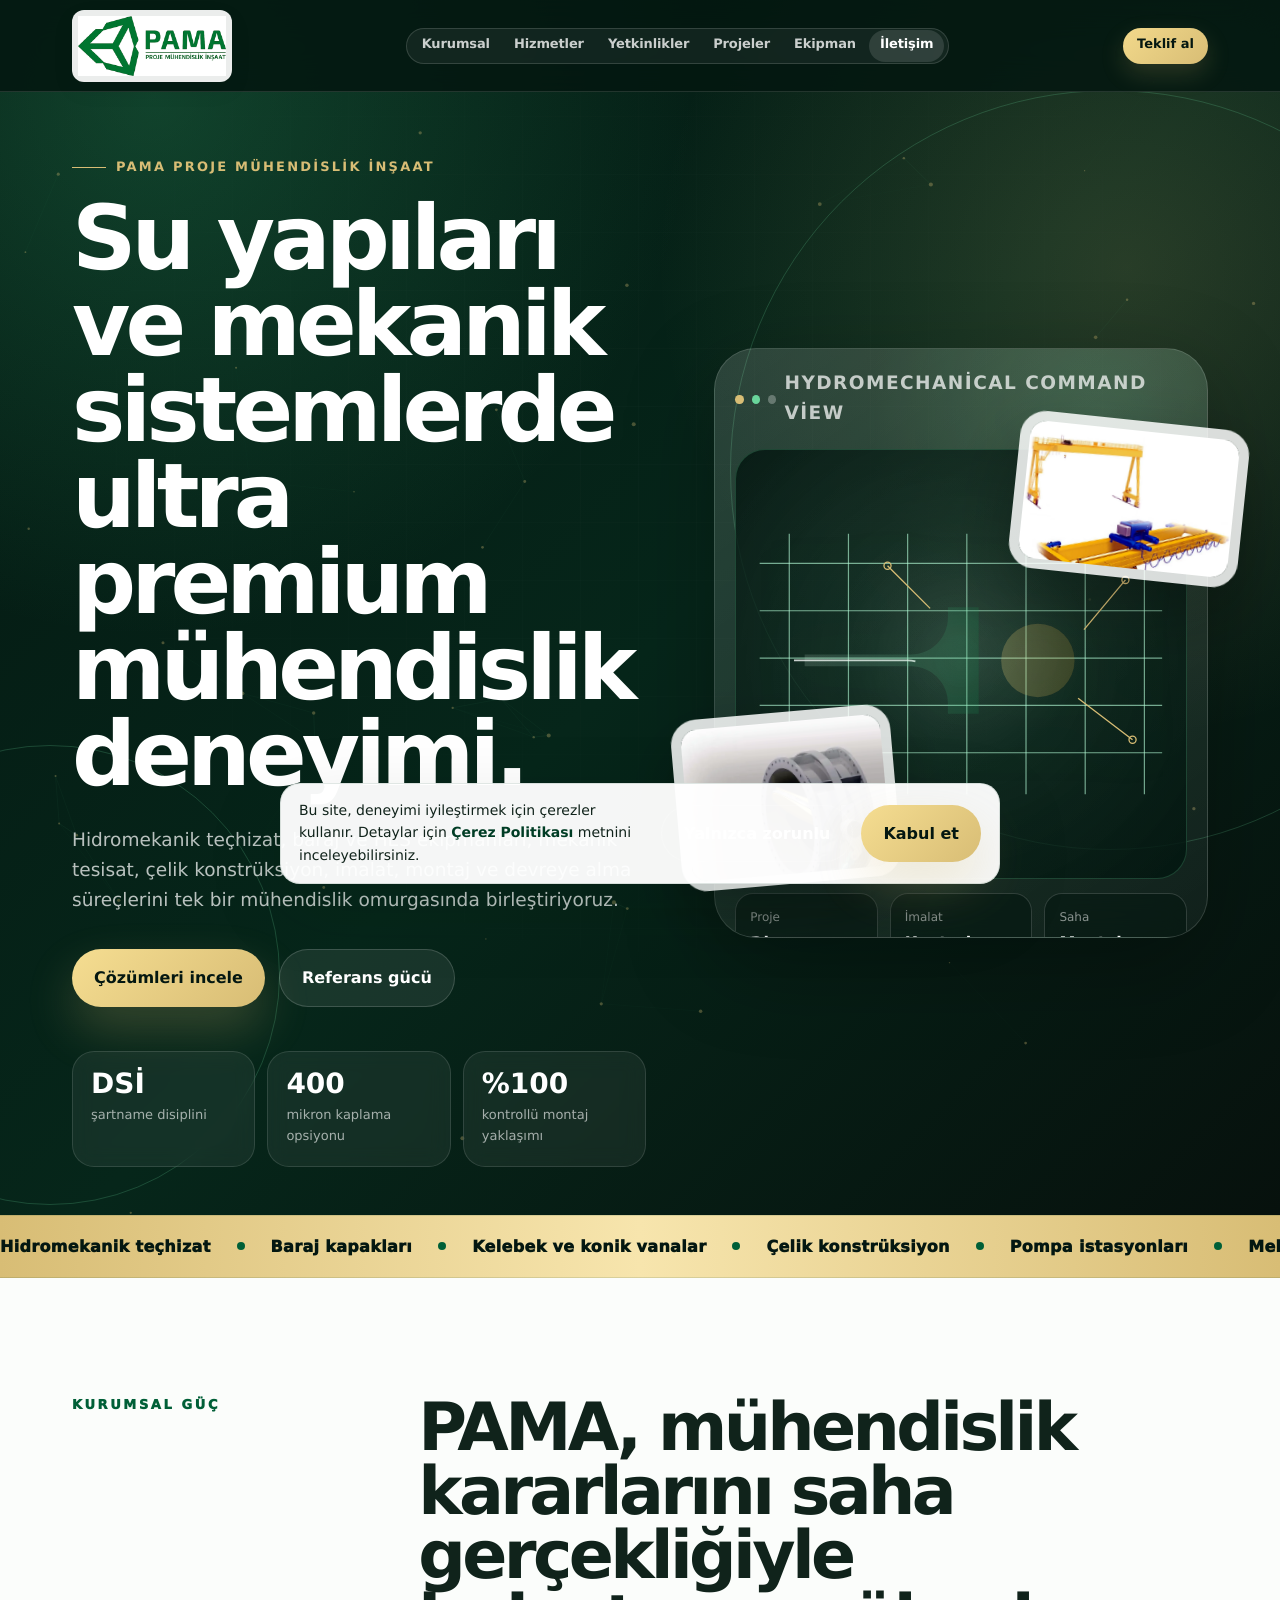
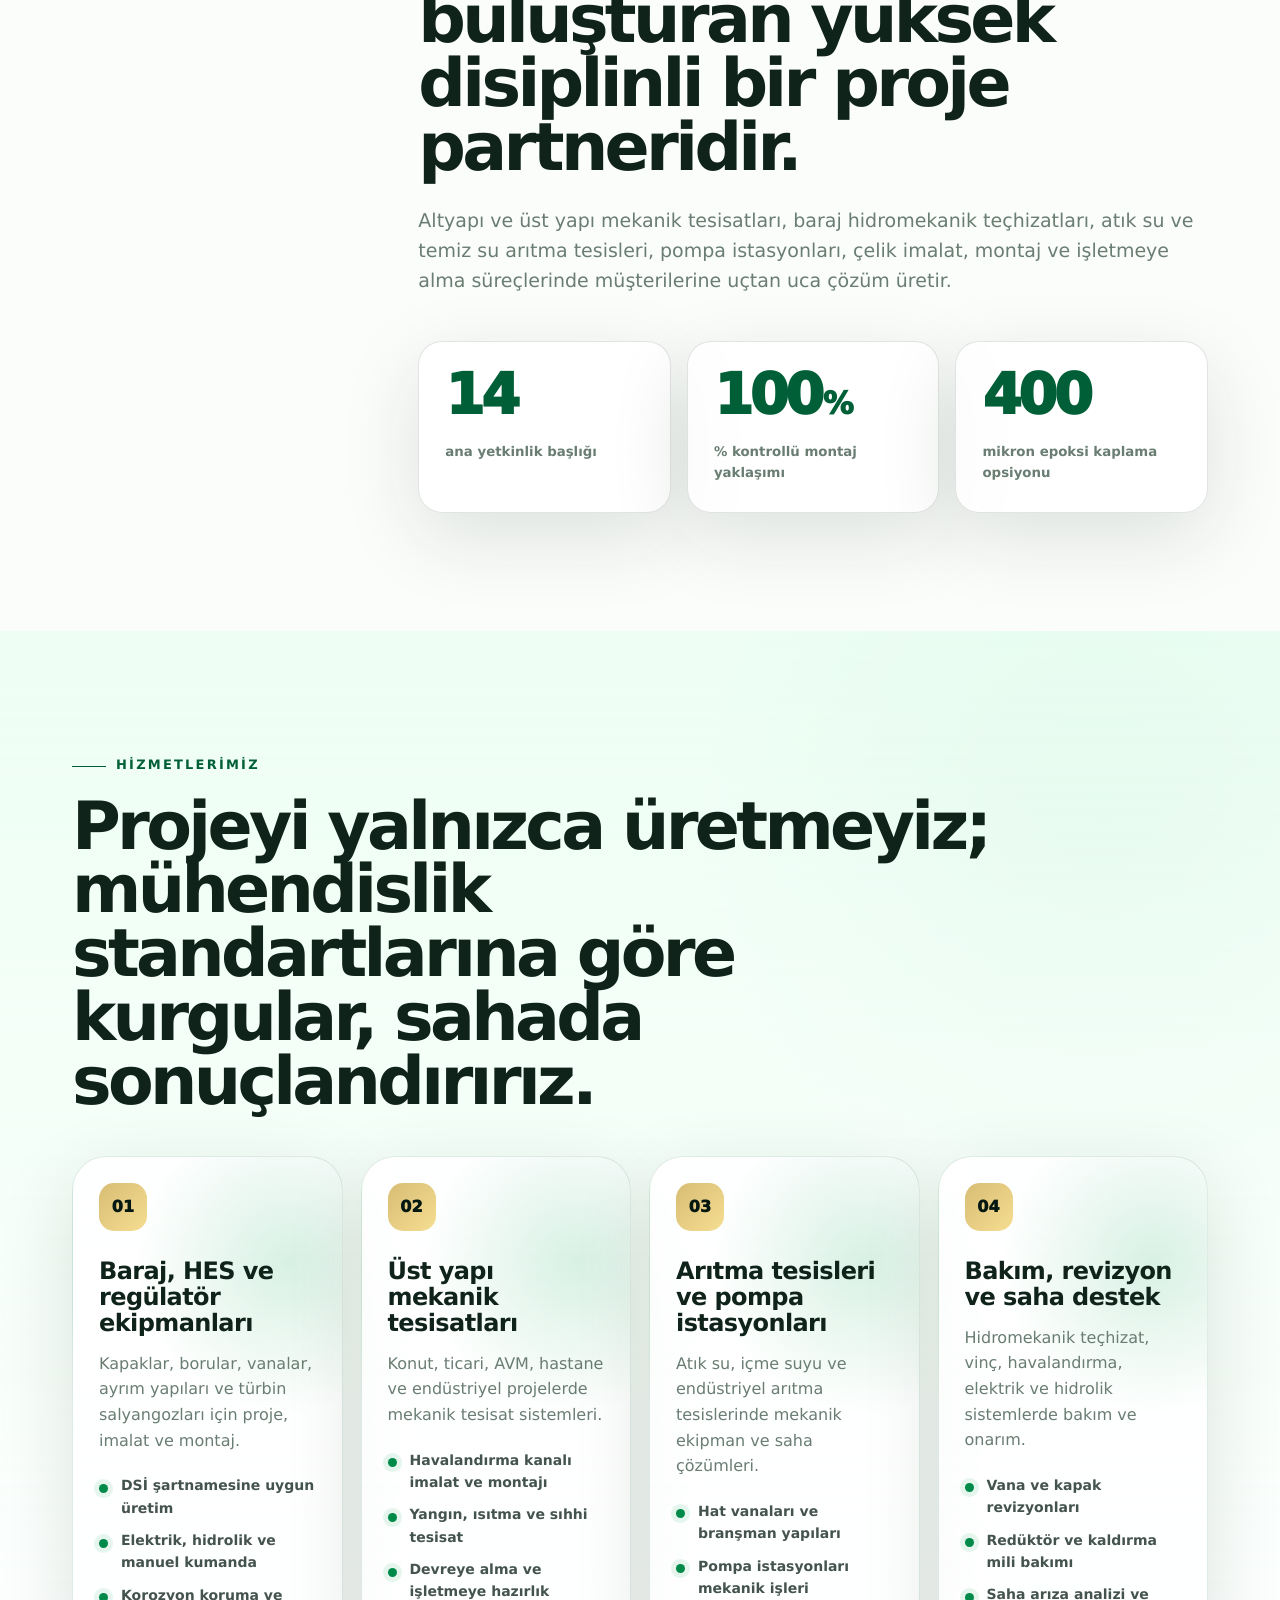
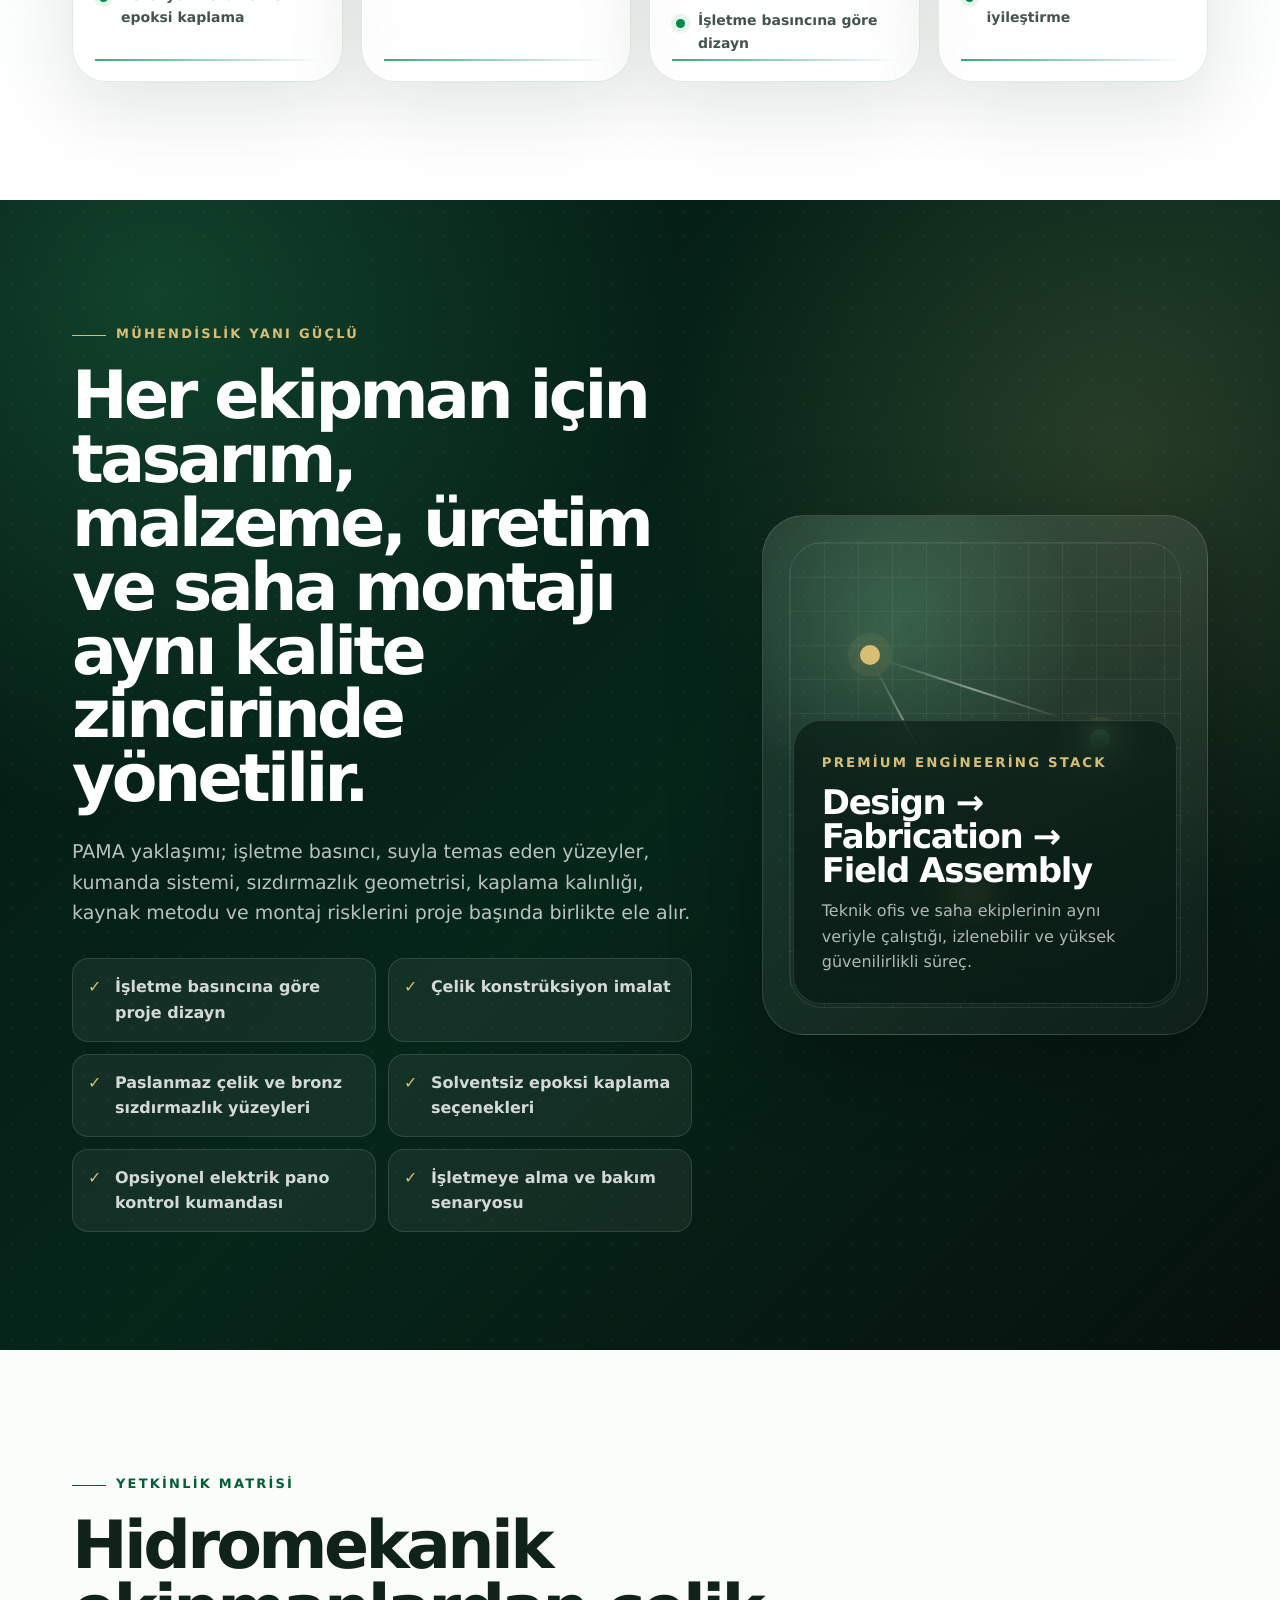
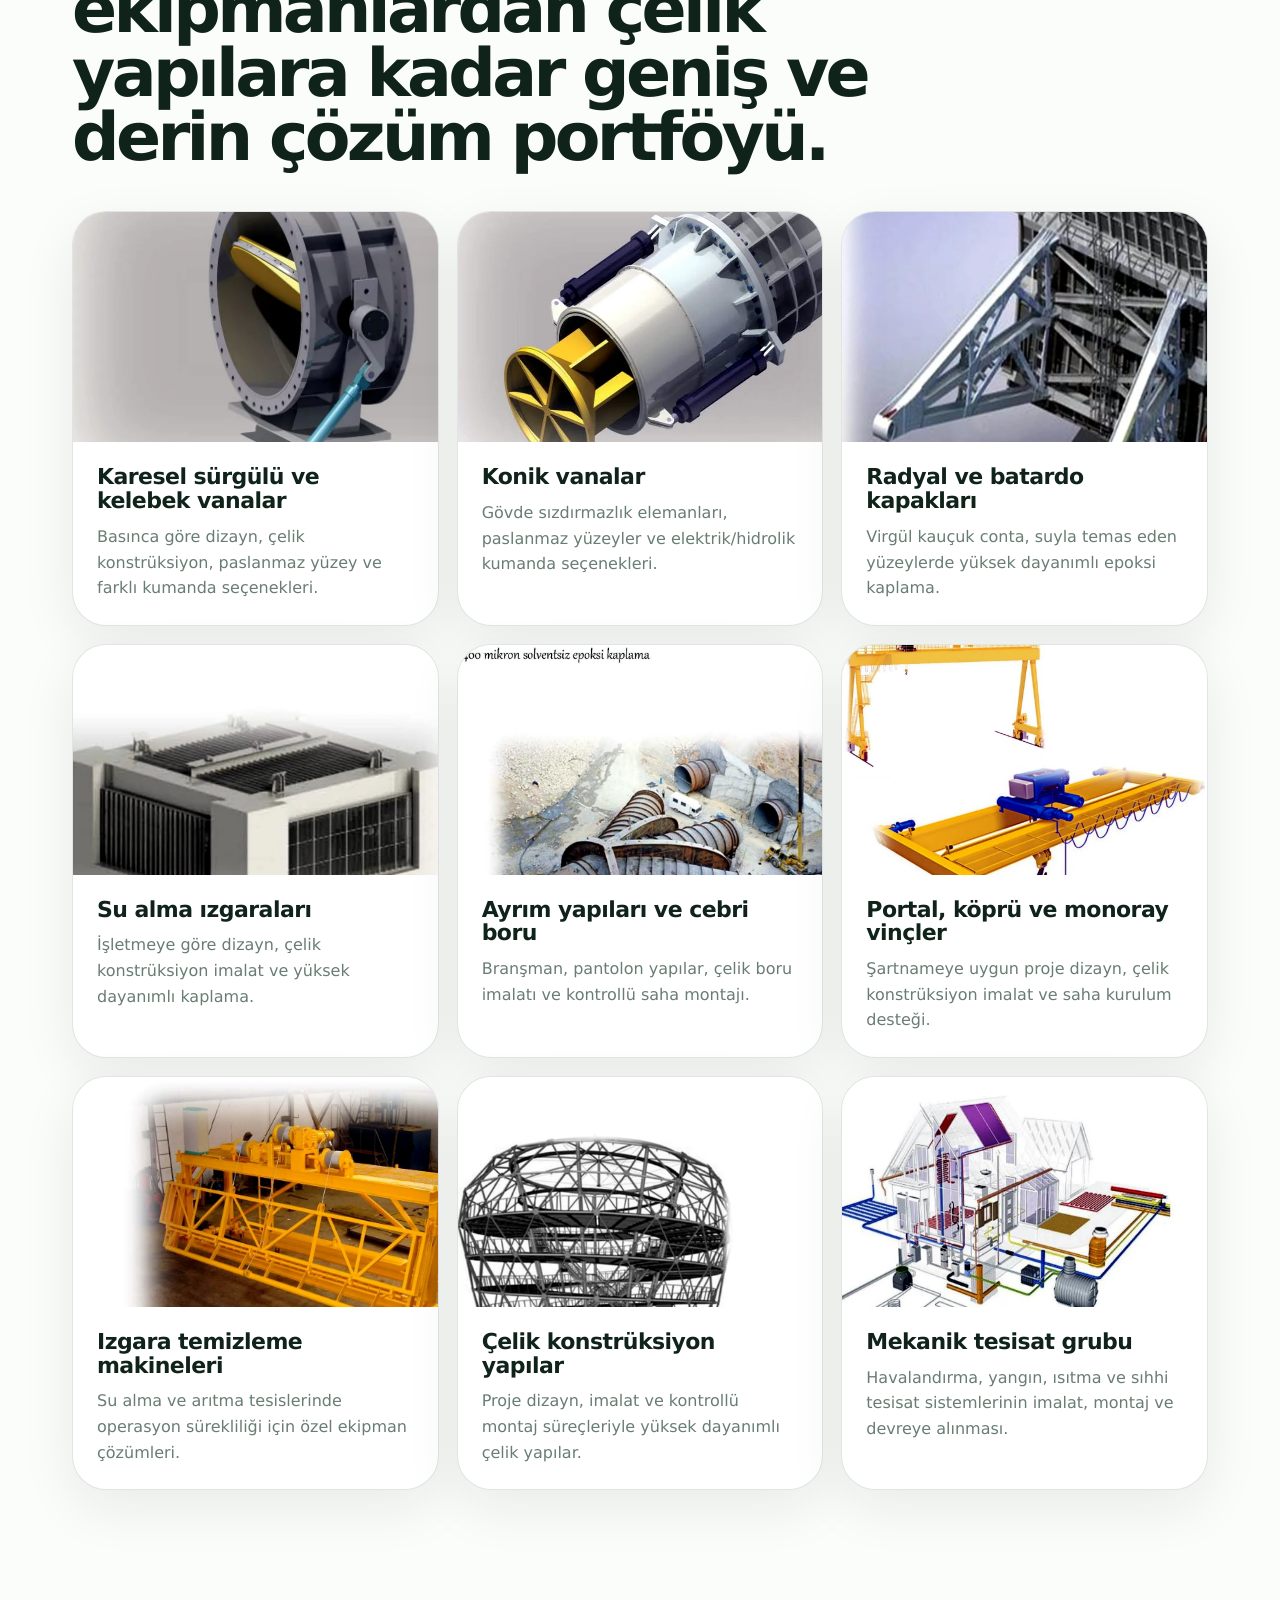
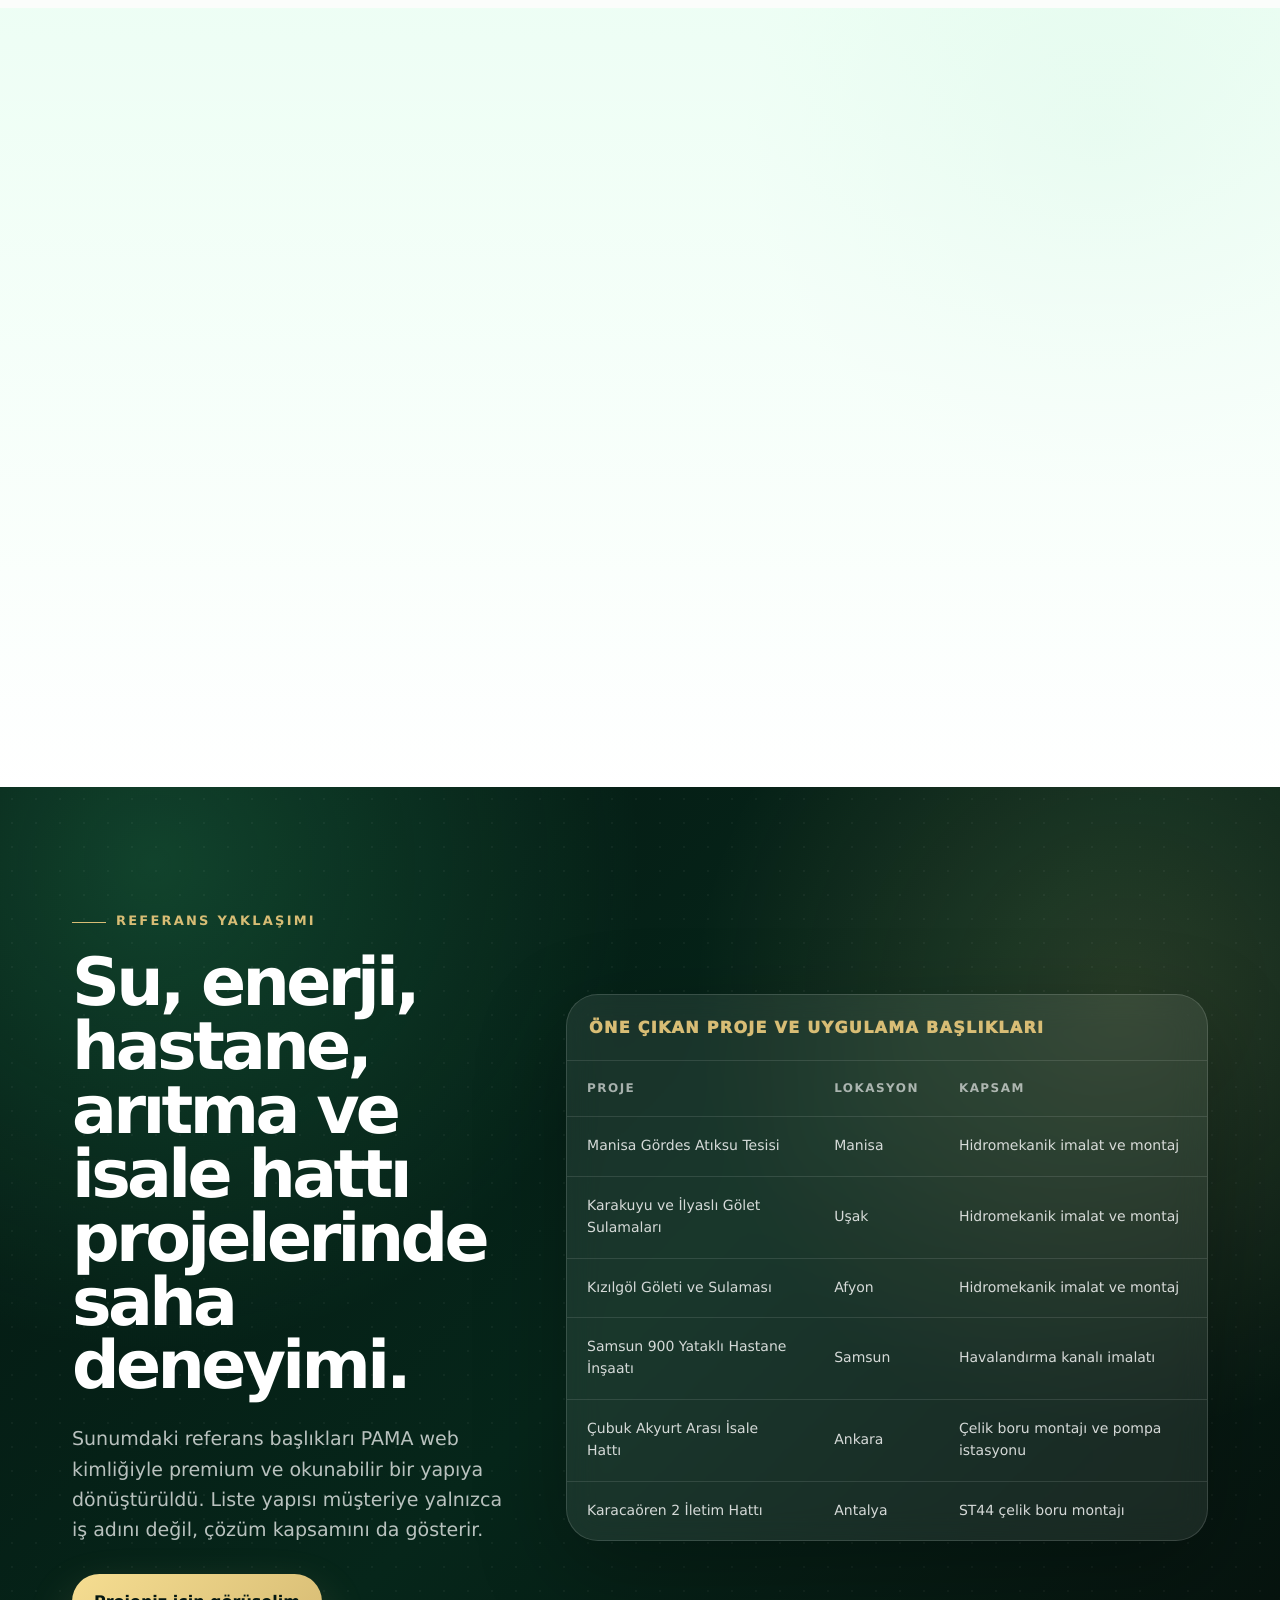
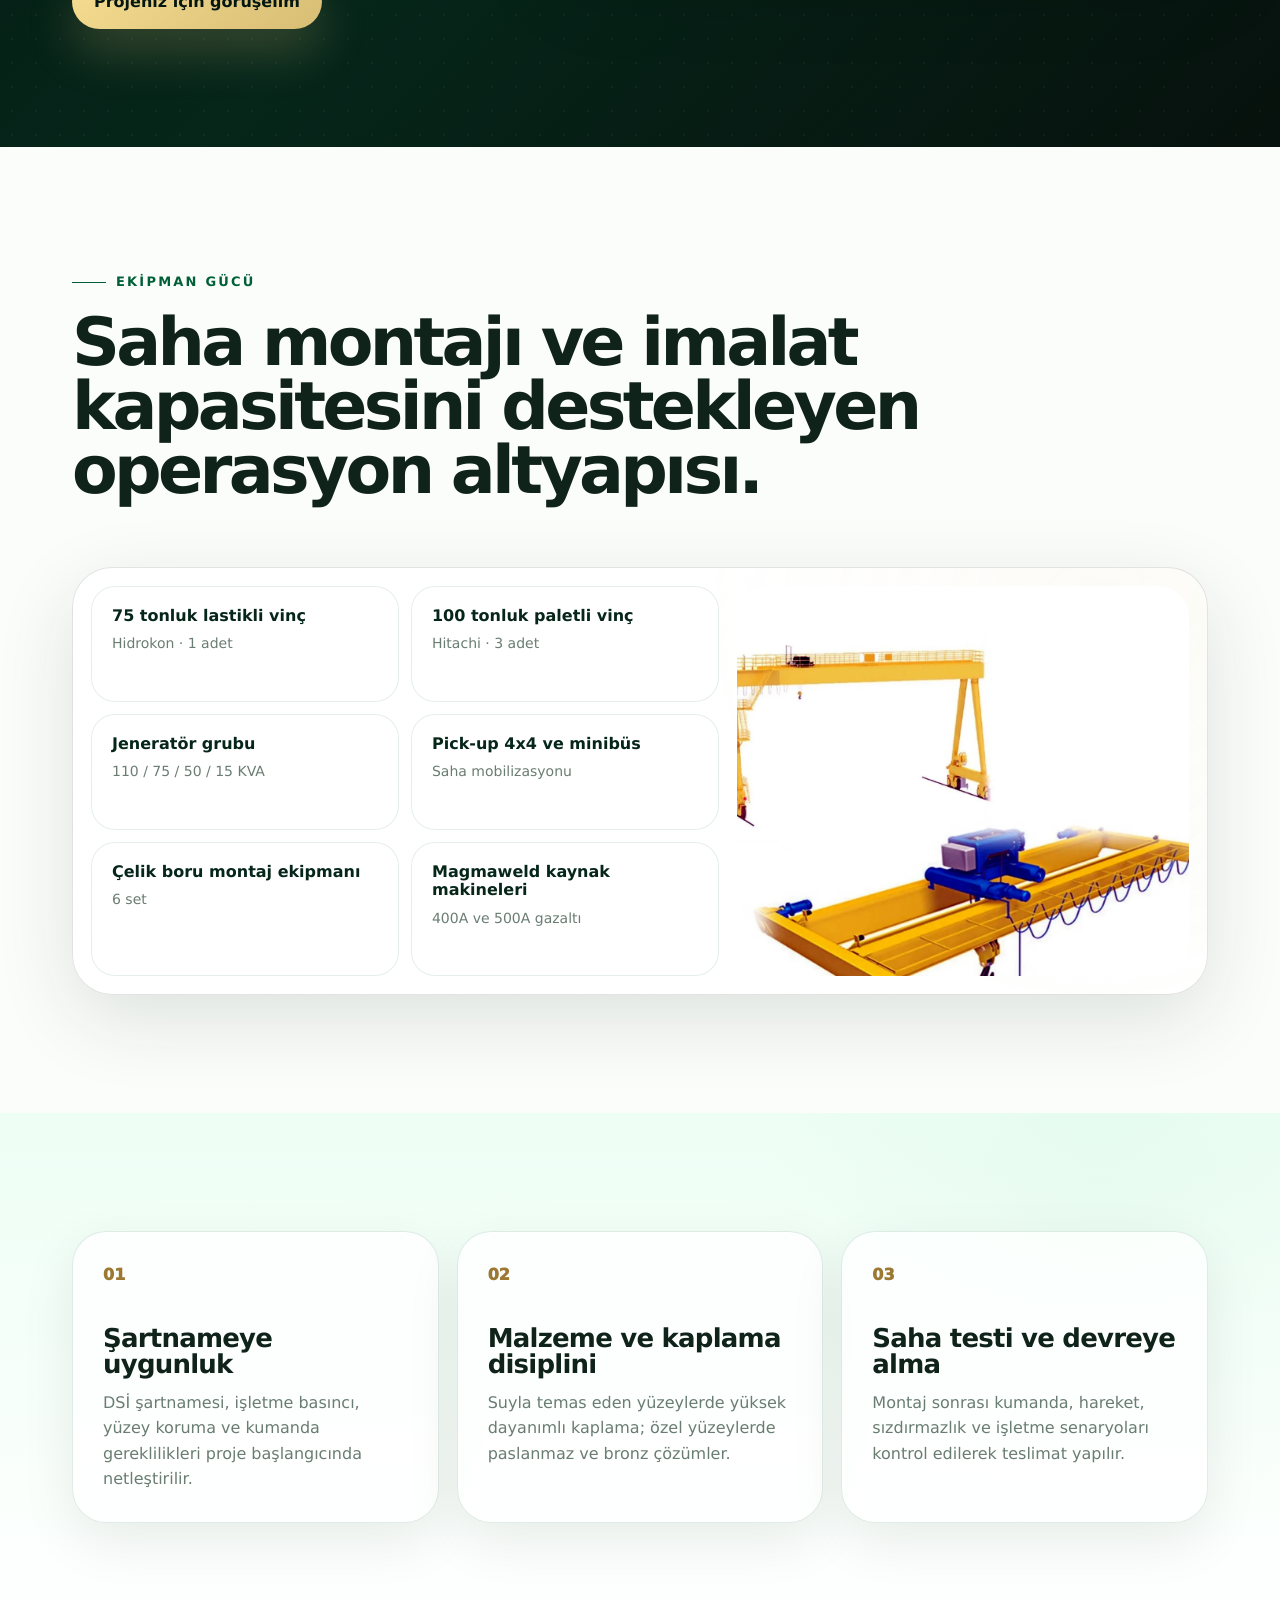
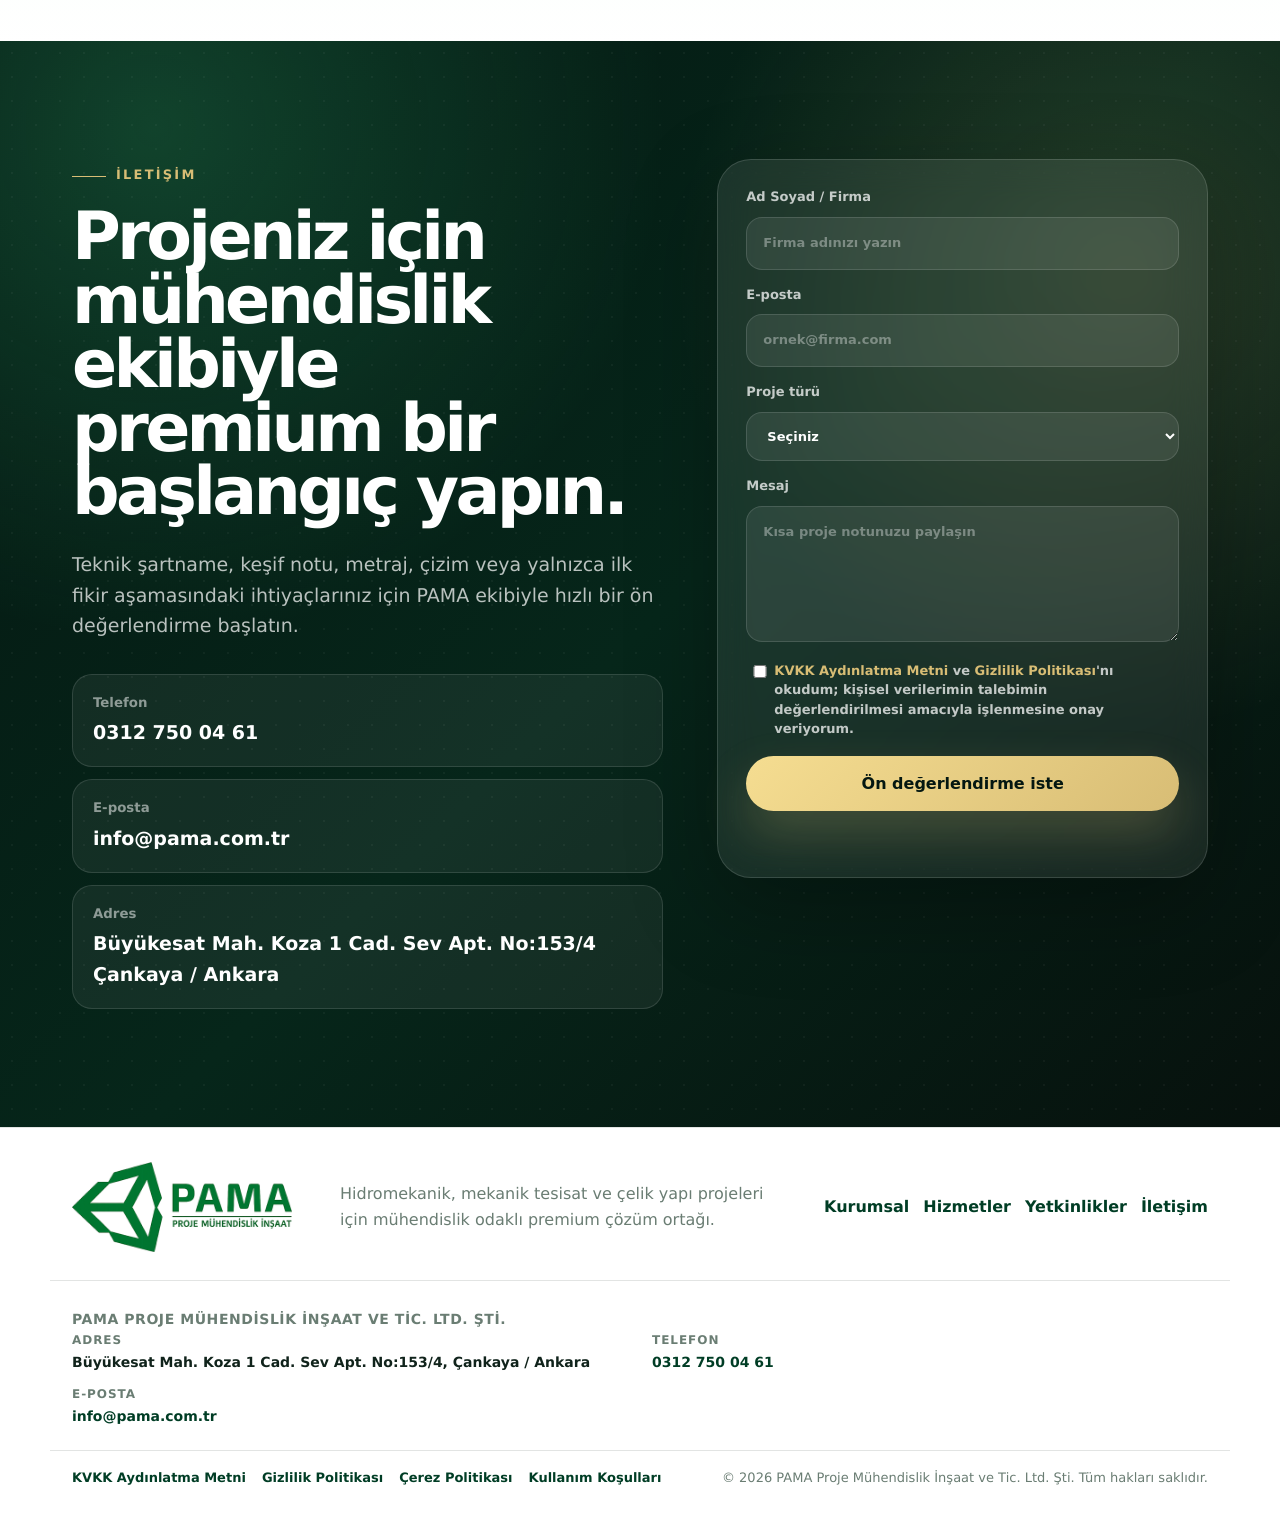
<file: index.html>
<!doctype html>
<html lang="tr">
<head>
  <meta charset="utf-8" />
  <meta name="viewport" content="width=device-width, initial-scale=1, viewport-fit=cover" />
  <title>PAMA Proje Mühendislik İnşaat | Hidromekanik ve Mekanik Tesisat Çözümleri</title>
  <meta name="description" content="PAMA Proje Mühendislik İnşaat; hidromekanik teçhizatlar, su yapıları, mekanik tesisat, çelik konstrüksiyon, imalat, montaj ve devreye alma süreçlerinde premium mühendislik çözümleri sunar." />
  <meta name="theme-color" content="#003d25" />
  <link rel="canonical" href="https://www.pama.com.tr/" />
  <link rel="icon" type="image/png" href="assets/images/favicon.png" />
  <link rel="apple-touch-icon" href="assets/images/pama-icon-192.png" />
  <meta property="og:type" content="website" />
  <meta property="og:title" content="PAMA Proje Mühendislik İnşaat" />
  <meta property="og:description" content="Su yapıları, hidromekanik teçhizatlar ve mekanik tesisat projelerinde mühendislik, imalat ve montaj gücü." />
  <meta property="og:url" content="https://www.pama.com.tr/" />
  <meta property="og:image" content="https://www.pama.com.tr/assets/images/og-image.png" />
  <link rel="preload" href="assets/images/pama-logo.png" as="image" />
  <link rel="stylesheet" href="assets/css/styles.css" />
  <script type="application/ld+json">
  {
    "@context": "https://schema.org",
    "@type": "Organization",
    "name": "PAMA Proje Mühendislik İnşaat ve Tic. Ltd. Şti.",
    "url": "https://www.pama.com.tr/",
    "logo": "https://www.pama.com.tr/assets/images/pama-logo.png",
    "description": "Hidromekanik teçhizatlar, su yapıları, mekanik tesisat, çelik konstrüksiyon, imalat ve montaj çözümleri.",
    "telephone": "+90-312-750-04-61",
    "email": "info@pama.com.tr",
    "address": {
      "@type": "PostalAddress",
      "streetAddress": "Büyükesat Mah. Koza 1 Cad. Sev Apt. No:153/4",
      "addressLocality": "Çankaya",
      "addressRegion": "Ankara",
      "addressCountry": "TR"
    },
    "areaServed": "TR",
    "knowsAbout": ["Hidromekanik teçhizat", "Baraj kapakları", "Mekanik tesisat", "Çelik konstrüksiyon", "Pompa istasyonları"]
  }
  </script>
</head>
<body>
  <a class="skip-link" href="#icerik">İçeriğe geç</a>

  <div class="preloader" aria-hidden="true">
    <div class="preloader__mark">
      <img src="assets/images/pama-mark.png" alt="" />
    </div>
    <span>Mühendislik hazırlanıyor</span>
  </div>

  <header class="site-header" id="ust">
    <div class="container header-inner">
      <a class="brand" href="#ust" aria-label="PAMA ana sayfa">
        <img src="assets/images/pama-logo.png" alt="PAMA Proje Mühendislik İnşaat" />
      </a>
      <button class="nav-toggle" type="button" aria-expanded="false" aria-controls="primaryNav" aria-label="Menüyü aç">
        <span></span><span></span><span></span>
      </button>
      <nav class="primary-nav" id="primaryNav" aria-label="Ana menü">
        <a href="#kurumsal">Kurumsal</a>
        <a href="#hizmetler">Hizmetler</a>
        <a href="#yetkinlikler">Yetkinlikler</a>
        <a href="#projeler">Projeler</a>
        <a href="#ekipman">Ekipman</a>
        <a href="#iletisim">İletişim</a>
      </nav>
      <a class="header-cta" href="#iletisim">Teklif al</a>
    </div>
  </header>

  <main id="icerik">
    <section class="hero section-dark" aria-label="PAMA premium mühendislik">
      <canvas id="networkCanvas" class="hero-canvas" aria-hidden="true"></canvas>
      <div class="hero-orbit hero-orbit--one" aria-hidden="true"></div>
      <div class="hero-orbit hero-orbit--two" aria-hidden="true"></div>
      <div class="container hero-grid">
        <div class="hero-copy reveal">
          <span class="eyebrow">PAMA Proje Mühendislik İnşaat</span>
          <h1>Su yapıları ve mekanik sistemlerde ultra premium mühendislik deneyimi.</h1>
          <p>
            Hidromekanik teçhizat, baraj ve HES ekipmanları, mekanik tesisat, çelik konstrüksiyon,
            imalat, montaj ve devreye alma süreçlerini tek bir mühendislik omurgasında birleştiriyoruz.
          </p>
          <div class="hero-actions">
            <a class="btn btn-primary magnetic" href="#hizmetler">Çözümleri incele</a>
            <a class="btn btn-ghost magnetic" href="#projeler">Referans gücü</a>
          </div>
          <div class="hero-proof" aria-label="PAMA mühendislik vurguları">
            <div><strong>DSİ</strong><span>şartname disiplini</span></div>
            <div><strong>400</strong><span>mikron kaplama opsiyonu</span></div>
            <div><strong>%100</strong><span>kontrollü montaj yaklaşımı</span></div>
          </div>
        </div>

        <div class="hero-visual reveal reveal-delay-1" aria-hidden="true">
          <div class="visual-shell tilt-card">
            <div class="visual-head">
              <span></span><span></span><span></span>
              <p>Hydromechanical Command View</p>
            </div>
            <div class="blueprint-card">
              <svg viewBox="0 0 760 520" role="img" aria-label="Mühendislik çizimi illüstrasyonu">
                <defs>
                  <linearGradient id="pipeGradient" x1="0" x2="1">
                    <stop offset="0" stop-color="#d7f6e6" stop-opacity=".9" />
                    <stop offset="1" stop-color="#17a05a" stop-opacity=".95" />
                  </linearGradient>
                  <linearGradient id="goldGradient" x1="0" x2="1">
                    <stop offset="0" stop-color="#f1d27b" />
                    <stop offset="1" stop-color="#b48d36" />
                  </linearGradient>
                </defs>
                <g class="grid-lines">
                  <path d="M40 90H720M40 170H720M40 250H720M40 330H720M40 410H720" />
                  <path d="M90 40V480M190 40V480M290 40V480M390 40V480M490 40V480M590 40V480M690 40V480" />
                </g>
                <g class="machine-lines">
                  <path d="M98 254h192c28 0 50-22 50-50v-38h86v176h-86v-38c0-28-22-50-50-50H98z" />
                  <circle cx="510" cy="254" r="96" />
                  <circle cx="510" cy="254" r="66" />
                  <path d="M510 188v132M444 254h132M463 207l94 94M557 207l-94 94" />
                  <path d="M604 254h82M686 210v88" />
                  <path d="M114 205h140M114 303h140M160 205v98M210 205v98" />
                </g>
                <g class="machine-fill">
                  <path d="M116 244h180c34 0 62-28 62-62v-18h52v180h-52v-18c0-34-28-62-62-62H116z" fill="url(#pipeGradient)" opacity=".18" />
                  <path d="M510 192a62 62 0 1 1 0 124a62 62 0 0 1 0-124z" fill="url(#goldGradient)" opacity=".24" />
                </g>
                <g class="callouts">
                  <path d="M328 166l-72-72" />
                  <circle cx="256" cy="94" r="6" />
                  <path d="M588 202l70-84" />
                  <circle cx="658" cy="118" r="6" />
                  <path d="M578 318l92 70" />
                  <circle cx="670" cy="388" r="6" />
                </g>
              </svg>
              <div class="scan-line"></div>
            </div>
            <div class="visual-metrics">
              <div><span>Proje</span><strong>Dizayn</strong></div>
              <div><span>İmalat</span><strong>Kontrol</strong></div>
              <div><span>Saha</span><strong>Montaj</strong></div>
            </div>
          </div>
          <picture class="floating-photo floating-photo--one">
            <source srcset="assets/images/butterfly-valve.webp" type="image/webp" />
            <img src="assets/images/butterfly-valve.jpg" alt="" loading="eager" />
          </picture>
          <picture class="floating-photo floating-photo--two">
            <source srcset="assets/images/crane-systems.webp" type="image/webp" />
            <img src="assets/images/crane-systems.jpg" alt="" loading="eager" />
          </picture>
        </div>
      </div>
    </section>

    <section class="brand-ribbon" aria-label="PAMA uzmanlık alanları">
      <div class="ribbon-track">
        <span>Hidromekanik teçhizat</span>
        <span>Baraj kapakları</span>
        <span>Kelebek ve konik vanalar</span>
        <span>Çelik konstrüksiyon</span>
        <span>Pompa istasyonları</span>
        <span>Mekanik tesisat</span>
        <span>Atık su ve temiz su tesisleri</span>
        <span>İmalat + montaj + devreye alma</span>
      </div>
      <div class="ribbon-track" aria-hidden="true">
        <span>Hidromekanik teçhizat</span>
        <span>Baraj kapakları</span>
        <span>Kelebek ve konik vanalar</span>
        <span>Çelik konstrüksiyon</span>
        <span>Pompa istasyonları</span>
        <span>Mekanik tesisat</span>
        <span>Atık su ve temiz su tesisleri</span>
        <span>İmalat + montaj + devreye alma</span>
      </div>
    </section>

    <section class="section about" id="kurumsal">
      <div class="container about-grid">
        <div class="section-kicker reveal">Kurumsal güç</div>
        <div class="about-copy reveal">
          <h2>PAMA, mühendislik kararlarını saha gerçekliğiyle buluşturan yüksek disiplinli bir proje partneridir.</h2>
          <p>
            Altyapı ve üst yapı mekanik tesisatları, baraj hidromekanik teçhizatları, atık su ve temiz su arıtma
            tesisleri, pompa istasyonları, çelik imalat, montaj ve işletmeye alma süreçlerinde müşterilerine
            uçtan uca çözüm üretir.
          </p>
        </div>
        <div class="stat-grid reveal reveal-delay-1">
          <article class="stat-card">
            <span class="counter" data-counter="14">0</span><small>ana yetkinlik başlığı</small>
          </article>
          <article class="stat-card">
            <span class="counter" data-counter="100">0</span><small>% kontrollü montaj yaklaşımı</small>
          </article>
          <article class="stat-card">
            <span class="counter" data-counter="400">0</span><small>mikron epoksi kaplama opsiyonu</small>
          </article>
        </div>
      </div>
    </section>

    <section class="section services section-soft" id="hizmetler">
      <div class="container">
        <div class="section-heading reveal">
          <span class="eyebrow eyebrow-dark">Hizmetlerimiz</span>
          <h2>Projeyi yalnızca üretmeyiz; mühendislik standartlarına göre kurgular, sahada sonuçlandırırız.</h2>
        </div>
        <div class="service-grid">
          <article class="service-card reveal tilt-card spotlight-card">
            <div class="service-no">01</div>
            <h3>Baraj, HES ve regülatör ekipmanları</h3>
            <p>Kapaklar, borular, vanalar, ayrım yapıları ve türbin salyangozları için proje, imalat ve montaj.</p>
            <ul>
              <li>DSİ şartnamesine uygun üretim</li>
              <li>Elektrik, hidrolik ve manuel kumanda</li>
              <li>Korozyon koruma ve epoksi kaplama</li>
            </ul>
          </article>
          <article class="service-card reveal reveal-delay-1 tilt-card spotlight-card">
            <div class="service-no">02</div>
            <h3>Üst yapı mekanik tesisatları</h3>
            <p>Konut, ticari, AVM, hastane ve endüstriyel projelerde mekanik tesisat sistemleri.</p>
            <ul>
              <li>Havalandırma kanalı imalat ve montajı</li>
              <li>Yangın, ısıtma ve sıhhi tesisat</li>
              <li>Devreye alma ve işletmeye hazırlık</li>
            </ul>
          </article>
          <article class="service-card reveal reveal-delay-2 tilt-card spotlight-card">
            <div class="service-no">03</div>
            <h3>Arıtma tesisleri ve pompa istasyonları</h3>
            <p>Atık su, içme suyu ve endüstriyel arıtma tesislerinde mekanik ekipman ve saha çözümleri.</p>
            <ul>
              <li>Hat vanaları ve branşman yapıları</li>
              <li>Pompa istasyonları mekanik işleri</li>
              <li>İşletme basıncına göre dizayn</li>
            </ul>
          </article>
          <article class="service-card reveal reveal-delay-3 tilt-card spotlight-card">
            <div class="service-no">04</div>
            <h3>Bakım, revizyon ve saha destek</h3>
            <p>Hidromekanik teçhizat, vinç, havalandırma, elektrik ve hidrolik sistemlerde bakım ve onarım.</p>
            <ul>
              <li>Vana ve kapak revizyonları</li>
              <li>Redüktör ve kaldırma mili bakımı</li>
              <li>Saha arıza analizi ve iyileştirme</li>
            </ul>
          </article>
        </div>
      </div>
    </section>

    <section class="section engineering section-dark" id="yetkinlikler">
      <div class="container engineering-grid">
        <div class="engineering-copy reveal">
          <span class="eyebrow">Mühendislik yanı güçlü</span>
          <h2>Her ekipman için tasarım, malzeme, üretim ve saha montajı aynı kalite zincirinde yönetilir.</h2>
          <p>
            PAMA yaklaşımı; işletme basıncı, suyla temas eden yüzeyler, kumanda sistemi, sızdırmazlık geometrisi,
            kaplama kalınlığı, kaynak metodu ve montaj risklerini proje başında birlikte ele alır.
          </p>
          <div class="engineering-checks">
            <span>İşletme basıncına göre proje dizayn</span>
            <span>Çelik konstrüksiyon imalat</span>
            <span>Paslanmaz çelik ve bronz sızdırmazlık yüzeyleri</span>
            <span>Solventsiz epoksi kaplama seçenekleri</span>
            <span>Opsiyonel elektrik pano kontrol kumandası</span>
            <span>İşletmeye alma ve bakım senaryosu</span>
          </div>
        </div>
        <div class="engineering-board reveal reveal-delay-1 tilt-card">
          <div class="board-grid" aria-hidden="true">
            <div class="board-node node-a"></div>
            <div class="board-node node-b"></div>
            <div class="board-node node-c"></div>
            <div class="board-line line-a"></div>
            <div class="board-line line-b"></div>
            <div class="board-line line-c"></div>
          </div>
          <div class="board-content">
            <small>Premium Engineering Stack</small>
            <h3>Design → Fabrication → Field Assembly</h3>
            <p>Teknik ofis ve saha ekiplerinin aynı veriyle çalıştığı, izlenebilir ve yüksek güvenilirlikli süreç.</p>
          </div>
        </div>
      </div>
    </section>

    <section class="section capabilities">
      <div class="container">
        <div class="section-heading reveal">
          <span class="eyebrow eyebrow-dark">Yetkinlik matrisi</span>
          <h2>Hidromekanik ekipmanlardan çelik yapılara kadar geniş ve derin çözüm portföyü.</h2>
        </div>

        <div class="capability-grid reveal" id="capabilityGrid">
            <article class="capability-card reveal" data-category="hydro">
              <picture><source srcset="assets/images/butterfly-valve.webp" type="image/webp"><img src="assets/images/butterfly-valve.jpg" alt="Kelebek vana mühendislik görseli" loading="lazy"></picture>
              <div><h3>Karesel sürgülü ve kelebek vanalar</h3><p>Basınca göre dizayn, çelik konstrüksiyon, paslanmaz yüzey ve farklı kumanda seçenekleri.</p></div>
            </article>
            <article class="capability-card reveal" data-category="hydro">
              <picture><source srcset="assets/images/conical-valve.webp" type="image/webp"><img src="assets/images/conical-valve.jpg" alt="Konik vana görseli" loading="lazy"></picture>
              <div><h3>Konik vanalar</h3><p>Gövde sızdırmazlık elemanları, paslanmaz yüzeyler ve elektrik/hidrolik kumanda seçenekleri.</p></div>
            </article>
            <article class="capability-card reveal" data-category="hydro steel">
              <picture><source srcset="assets/images/radial-gate.webp" type="image/webp"><img src="assets/images/radial-gate.jpg" alt="Radyal kapak sistemi görseli" loading="lazy"></picture>
              <div><h3>Radyal ve batardo kapakları</h3><p>Virgül kauçuk conta, suyla temas eden yüzeylerde yüksek dayanımlı epoksi kaplama.</p></div>
            </article>
            <article class="capability-card reveal" data-category="hydro plant">
              <picture><source srcset="assets/images/intake-grilles.webp" type="image/webp"><img src="assets/images/intake-grilles.jpg" alt="Su alma ızgarası görseli" loading="lazy"></picture>
              <div><h3>Su alma ızgaraları</h3><p>İşletmeye göre dizayn, çelik konstrüksiyon imalat ve yüksek dayanımlı kaplama.</p></div>
            </article>
            <article class="capability-card reveal" data-category="steel">
              <picture><source srcset="assets/images/pipe-branch.webp" type="image/webp"><img src="assets/images/pipe-branch.jpg" alt="Ayrım yapıları ve boru imalatı görseli" loading="lazy"></picture>
              <div><h3>Ayrım yapıları ve cebri boru</h3><p>Branşman, pantolon yapılar, çelik boru imalatı ve kontrollü saha montajı.</p></div>
            </article>
            <article class="capability-card reveal" data-category="steel plant">
              <picture><source srcset="assets/images/crane-systems.webp" type="image/webp"><img src="assets/images/crane-systems.jpg" alt="Portal, köprü ve monoray vinç sistemleri" loading="lazy"></picture>
              <div><h3>Portal, köprü ve monoray vinçler</h3><p>Şartnameye uygun proje dizayn, çelik konstrüksiyon imalat ve saha kurulum desteği.</p></div>
            </article>
            <article class="capability-card reveal" data-category="plant hydro">
              <picture><source srcset="assets/images/screen-cleaner.webp" type="image/webp"><img src="assets/images/screen-cleaner.jpg" alt="Izgara temizleme makinası görseli" loading="lazy"></picture>
              <div><h3>Izgara temizleme makineleri</h3><p>Su alma ve arıtma tesislerinde operasyon sürekliliği için özel ekipman çözümleri.</p></div>
            </article>
            <article class="capability-card reveal" data-category="steel">
              <picture><source srcset="assets/images/steel-structure.webp" type="image/webp"><img src="assets/images/steel-structure.jpg" alt="Çelik konstrüksiyon yapı görseli" loading="lazy"></picture>
              <div><h3>Çelik konstrüksiyon yapılar</h3><p>Proje dizayn, imalat ve kontrollü montaj süreçleriyle yüksek dayanımlı çelik yapılar.</p></div>
            </article>
            <article class="capability-card reveal" data-category="plant">
              <picture><source srcset="assets/images/building-systems.webp" type="image/webp"><img src="assets/images/building-systems.jpg" alt="Mekanik tesisat sistemleri çizimi" loading="lazy"></picture>
              <div><h3>Mekanik tesisat grubu</h3><p>Havalandırma, yangın, ısıtma ve sıhhi tesisat sistemlerinin imalat, montaj ve devreye alınması.</p></div>
            </article>
        </div>
      </div>
    </section>

    <section class="section process section-soft">
      <div class="container">
        <div class="section-heading reveal">
          <span class="eyebrow eyebrow-dark">Süreç modeli</span>
          <h2>Net aşamalar, ölçülebilir kalite, güçlü saha koordinasyonu.</h2>
        </div>
        <div class="process-line">
          <article class="process-step reveal"><span>01</span><h3>Keşif ve analiz</h3><p>İşletme koşulları, basınç değerleri, saha erişimi ve montaj riskleri incelenir.</p></article>
          <article class="process-step reveal reveal-delay-1"><span>02</span><h3>Proje dizayn</h3><p>Şartname, malzeme, sızdırmazlık, kumanda ve kaplama sistemi birlikte kurgulanır.</p></article>
          <article class="process-step reveal reveal-delay-2"><span>03</span><h3>İmalat</h3><p>Çelik konstrüksiyon, kaynak, işleme ve kaplama adımları kalite kontrolle yürütülür.</p></article>
          <article class="process-step reveal reveal-delay-3"><span>04</span><h3>Montaj</h3><p>Saha planı, kaldırma ekipmanı, hizalama ve test adımları kontrollü uygulanır.</p></article>
          <article class="process-step reveal reveal-delay-4"><span>05</span><h3>Devreye alma</h3><p>Sızdırmazlık, kumanda, hareket ve işletme testleri tamamlanarak teslimat yapılır.</p></article>
        </div>
      </div>
    </section>

    <section class="section projects section-dark" id="projeler">
      <div class="container projects-grid">
        <div class="projects-copy reveal">
          <span class="eyebrow">Referans yaklaşımı</span>
          <h2>Su, enerji, hastane, arıtma ve isale hattı projelerinde saha deneyimi.</h2>
          <p>
            Sunumdaki referans başlıkları PAMA web kimliğiyle premium ve okunabilir bir yapıya dönüştürüldü.
            Liste yapısı müşteriye yalnızca iş adını değil, çözüm kapsamını da gösterir.
          </p>
          <a class="btn btn-primary magnetic" href="#iletisim">Projeniz için görüşelim</a>
        </div>
        <div class="project-table-wrap reveal reveal-delay-1">
          <table class="project-table">
            <caption>Öne çıkan proje ve uygulama başlıkları</caption>
            <thead>
              <tr><th>Proje</th><th>Lokasyon</th><th>Kapsam</th></tr>
            </thead>
            <tbody>
              <tr><td>Manisa Gördes Atıksu Tesisi</td><td>Manisa</td><td>Hidromekanik imalat ve montaj</td></tr>
              <tr><td>Karakuyu ve İlyaslı Gölet Sulamaları</td><td>Uşak</td><td>Hidromekanik imalat ve montaj</td></tr>
              <tr><td>Kızılgöl Göleti ve Sulaması</td><td>Afyon</td><td>Hidromekanik imalat ve montaj</td></tr>
              <tr><td>Samsun 900 Yataklı Hastane İnşaatı</td><td>Samsun</td><td>Havalandırma kanalı imalatı</td></tr>
              <tr><td>Çubuk Akyurt Arası İsale Hattı</td><td>Ankara</td><td>Çelik boru montajı ve pompa istasyonu</td></tr>
              <tr><td>Karacaören 2 İletim Hattı</td><td>Antalya</td><td>ST44 çelik boru montajı</td></tr>
            </tbody>
          </table>
        </div>
      </div>
    </section>

    <section class="section equipment" id="ekipman">
      <div class="container equipment-grid">
        <div class="section-heading reveal">
          <span class="eyebrow eyebrow-dark">Ekipman gücü</span>
          <h2>Saha montajı ve imalat kapasitesini destekleyen operasyon altyapısı.</h2>
        </div>
        <div class="equipment-panel reveal reveal-delay-1">
          <div class="equipment-list">
            <div><strong>75 tonluk lastikli vinç</strong><span>Hidrokon · 1 adet</span></div>
            <div><strong>100 tonluk paletli vinç</strong><span>Hitachi · 3 adet</span></div>
            <div><strong>Jeneratör grubu</strong><span>110 / 75 / 50 / 15 KVA</span></div>
            <div><strong>Pick-up 4x4 ve minibüs</strong><span>Saha mobilizasyonu</span></div>
            <div><strong>Çelik boru montaj ekipmanı</strong><span>6 set</span></div>
            <div><strong>Magmaweld kaynak makineleri</strong><span>400A ve 500A gazaltı</span></div>
          </div>
          <picture class="equipment-image">
            <source srcset="assets/images/crane-systems.webp" type="image/webp" />
            <img src="assets/images/crane-systems.jpg" alt="PAMA vinç ve saha ekipmanları" loading="lazy" />
          </picture>
        </div>
      </div>
    </section>

    <section class="section quality section-soft">
      <div class="container quality-grid">
        <div class="quality-card reveal">
          <span>01</span>
          <h3>Şartnameye uygunluk</h3>
          <p>DSİ şartnamesi, işletme basıncı, yüzey koruma ve kumanda gereklilikleri proje başlangıcında netleştirilir.</p>
        </div>
        <div class="quality-card reveal reveal-delay-1">
          <span>02</span>
          <h3>Malzeme ve kaplama disiplini</h3>
          <p>Suyla temas eden yüzeylerde yüksek dayanımlı kaplama; özel yüzeylerde paslanmaz ve bronz çözümler.</p>
        </div>
        <div class="quality-card reveal reveal-delay-2">
          <span>03</span>
          <h3>Saha testi ve devreye alma</h3>
          <p>Montaj sonrası kumanda, hareket, sızdırmazlık ve işletme senaryoları kontrol edilerek teslimat yapılır.</p>
        </div>
      </div>
    </section>

    <section class="section contact section-dark" id="iletisim">
      <div class="container contact-grid">
        <div class="contact-copy reveal">
          <span class="eyebrow">İletişim</span>
          <h2>Projeniz için mühendislik ekibiyle premium bir başlangıç yapın.</h2>
          <p>
            Teknik şartname, keşif notu, metraj, çizim veya yalnızca ilk fikir aşamasındaki ihtiyaçlarınız için
            PAMA ekibiyle hızlı bir ön değerlendirme başlatın.
          </p>
          <div class="contact-cards">
            <a href="tel:+903127500461"><small>Telefon</small><strong>0312 750 04 61</strong></a>
            <a href="mailto:info@pama.com.tr"><small>E-posta</small><strong>info@pama.com.tr</strong></a>
            <div>
              <small>Adres</small>
              <strong>Büyükesat Mah. Koza 1 Cad. Sev Apt. No:153/4<br />Çankaya / Ankara</strong>
            </div>
          </div>
        </div>
        <form class="contact-form reveal reveal-delay-1" id="contactForm">
          <label>
            Ad Soyad / Firma
            <input type="text" name="name" placeholder="Firma adınızı yazın" required />
          </label>
          <label>
            E-posta
            <input type="email" name="email" placeholder="ornek@firma.com" required />
          </label>
          <label>
            Proje türü
            <select name="type" required>
              <option value="">Seçiniz</option>
              <option>Hidromekanik teçhizat</option>
              <option>Mekanik tesisat</option>
              <option>Çelik konstrüksiyon</option>
              <option>Pompa istasyonu / arıtma</option>
              <option>Bakım ve revizyon</option>
            </select>
          </label>
          <label>
            Mesaj
            <textarea name="message" rows="5" placeholder="Kısa proje notunuzu paylaşın"></textarea>
          </label>
          <label class="form-consent">
            <input type="checkbox" name="kvkk" required />
            <span>
              <a href="kvkk-aydinlatma.html">KVKK Aydınlatma Metni</a> ve
              <a href="gizlilik-politikasi.html">Gizlilik Politikası</a>'nı okudum; kişisel verilerimin
              talebimin değerlendirilmesi amacıyla işlenmesine onay veriyorum.
            </span>
          </label>
          <button class="btn btn-primary magnetic" type="submit">Ön değerlendirme iste</button>
          <p class="form-note" id="formNote" role="status"></p>
        </form>
      </div>
    </section>
  </main>

  <footer class="site-footer">
    <div class="container footer-grid">
      <a class="footer-brand" href="#ust"><img src="assets/images/pama-logo.png" alt="PAMA Proje Mühendislik İnşaat" /></a>
      <p>Hidromekanik, mekanik tesisat ve çelik yapı projeleri için mühendislik odaklı premium çözüm ortağı.</p>
      <div class="footer-links">
        <a href="#kurumsal">Kurumsal</a>
        <a href="#hizmetler">Hizmetler</a>
        <a href="#yetkinlikler">Yetkinlikler</a>
        <a href="#iletisim">İletişim</a>
      </div>
    </div>
    <div class="container footer-legal">
      <p class="footer-legal__title">PAMA Proje Mühendislik İnşaat ve Tic. Ltd. Şti.</p>
      <dl class="footer-legal__list">
        <div><dt>Adres</dt><dd>Büyükesat Mah. Koza 1 Cad. Sev Apt. No:153/4, Çankaya / Ankara</dd></div>
        <div><dt>Telefon</dt><dd><a href="tel:+903127500461">0312 750 04 61</a></dd></div>
        <div><dt>E-posta</dt><dd><a href="mailto:info@pama.com.tr">info@pama.com.tr</a></dd></div>
        <!-- removed ticaret sicil -->
        <motion style="display:none"><dt>Ticaret Sicil No</dt><dd>435806 — Ankara Ticaret Sicili Müdürlüğü</dd></div>
      </dl>
    </div>
    <div class="container footer-bottom">
      <nav class="footer-legal-links" aria-label="Yasal metinler">
        <a href="kvkk-aydinlatma.html">KVKK Aydınlatma Metni</a>
        <a href="gizlilik-politikasi.html">Gizlilik Politikası</a>
        <a href="cerez-politikasi.html">Çerez Politikası</a>
        <a href="kullanim-kosullari.html">Kullanım Koşulları</a>
      </nav>
      <p class="footer-copy">© <span id="footerYear"></span> PAMA Proje Mühendislik İnşaat ve Tic. Ltd. Şti. Tüm hakları saklıdır.</p>
    </div>
  </footer>

  <div class="cookie-banner" id="cookieBanner" role="dialog" aria-labelledby="cookieTitle" aria-hidden="true">
    <div class="cookie-banner__inner">
      <p id="cookieTitle">Bu site, deneyimi iyileştirmek için çerezler kullanır. Detaylar için <a href="cerez-politikasi.html">Çerez Politikası</a> metnini inceleyebilirsiniz.</p>
      <div class="cookie-banner__actions">
        <button type="button" class="btn btn-ghost" id="cookieReject">Yalnızca zorunlu</button>
        <button type="button" class="btn btn-primary" id="cookieAccept">Kabul et</button>
      </div>
    </div>
  </div>

  <button class="back-to-top" type="button" aria-label="Yukarı çık">↑</button>
  <script src="assets/js/main.js" defer></script>
</body>
</html>
</file>
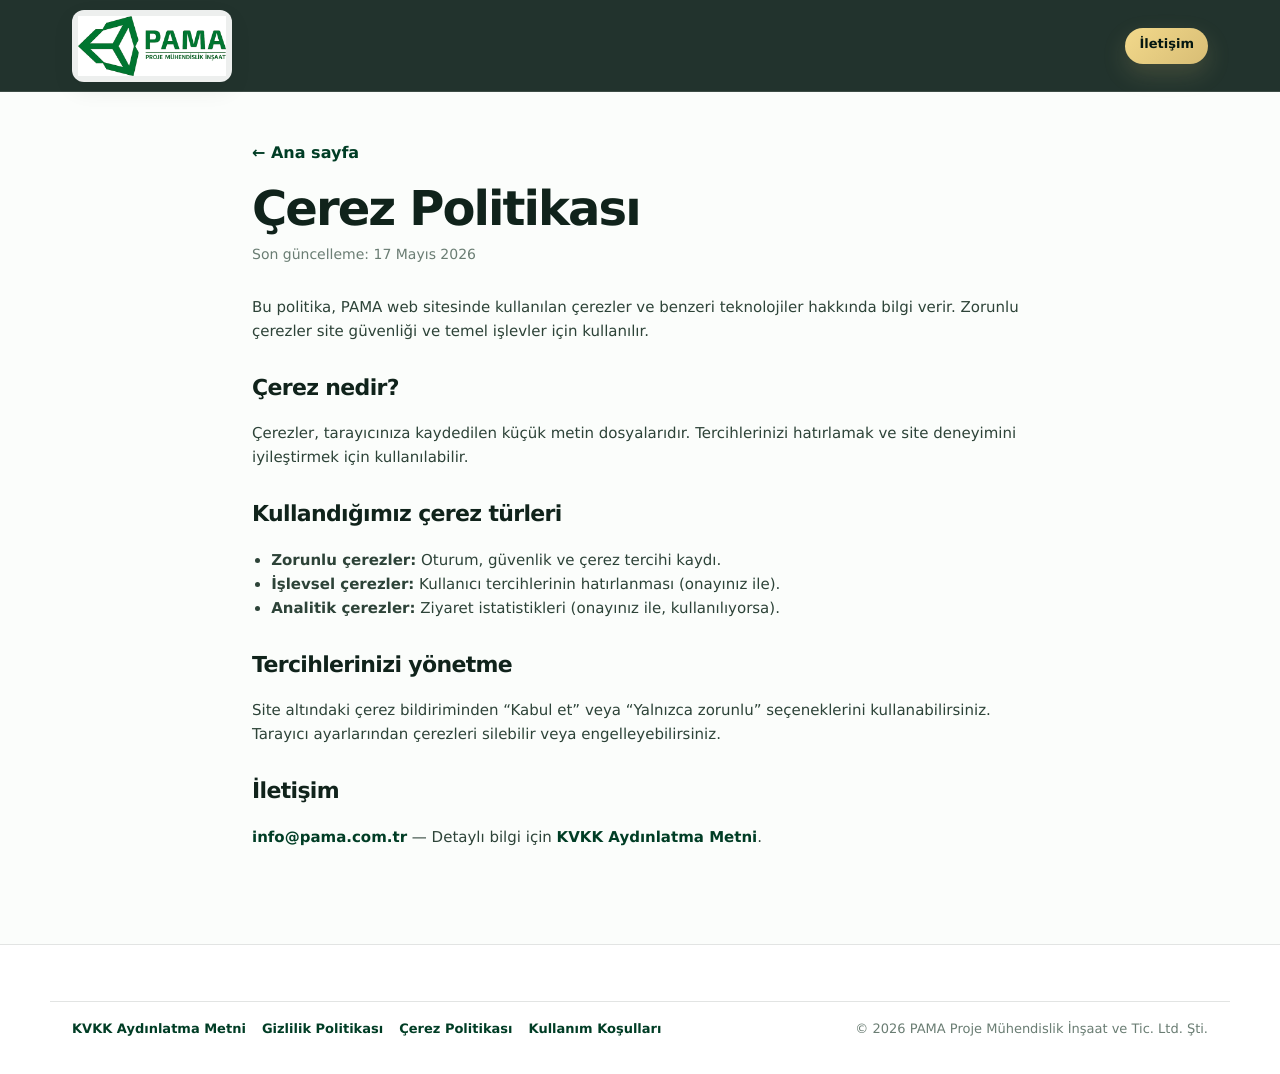
<file: cerez-politikasi.html>
<!doctype html>
<html lang="tr">
<head>
  <meta charset="utf-8" />
  <meta name="viewport" content="width=device-width, initial-scale=1" />
  <title>Çerez Politikası | PAMA Proje Mühendislik İnşaat</title>
  <meta name="description" content="PAMA web sitesi çerez politikası." />
  <meta name="robots" content="noindex, follow" />
  <link rel="icon" type="image/png" href="assets/images/favicon.png" />
  <link rel="stylesheet" href="assets/css/styles.css" />
</head>
<body>
  <header class="site-header is-scrolled">
    <div class="container header-inner">
      <a class="brand" href="index.html" aria-label="PAMA ana sayfa">
        <img src="assets/images/pama-logo.png" alt="PAMA Proje Mühendislik İnşaat" />
      </a>
      <a class="header-cta" href="index.html#iletisim">İletişim</a>
    </div>
  </header>

  <main class="legal-page">
    <div class="container">
      <a class="legal-back" href="index.html">← Ana sayfa</a>
      <h1>Çerez Politikası</h1>
      <p class="legal-updated">Son güncelleme: 17 Mayıs 2026</p>
      <div class="legal-content">
        <p>
          Bu politika, PAMA web sitesinde kullanılan çerezler ve benzeri teknolojiler hakkında bilgi verir.
          Zorunlu çerezler site güvenliği ve temel işlevler için kullanılır.
        </p>

        <h2>Çerez nedir?</h2>
        <p>Çerezler, tarayıcınıza kaydedilen küçük metin dosyalarıdır. Tercihlerinizi hatırlamak ve site deneyimini iyileştirmek için kullanılabilir.</p>

        <h2>Kullandığımız çerez türleri</h2>
        <ul>
          <li><strong>Zorunlu çerezler:</strong> Oturum, güvenlik ve çerez tercihi kaydı.</li>
          <li><strong>İşlevsel çerezler:</strong> Kullanıcı tercihlerinin hatırlanması (onayınız ile).</li>
          <li><strong>Analitik çerezler:</strong> Ziyaret istatistikleri (onayınız ile, kullanılıyorsa).</li>
        </ul>

        <h2>Tercihlerinizi yönetme</h2>
        <p>Site altındaki çerez bildiriminden “Kabul et” veya “Yalnızca zorunlu” seçeneklerini kullanabilirsiniz. Tarayıcı ayarlarından çerezleri silebilir veya engelleyebilirsiniz.</p>

        <h2>İletişim</h2>
        <p><a href="mailto:info@pama.com.tr">info@pama.com.tr</a> — Detaylı bilgi için <a href="kvkk-aydinlatma.html">KVKK Aydınlatma Metni</a>.</p>
      </div>
    </div>
  </main>

  <footer class="site-footer">
    <div class="container footer-bottom">
      <nav class="footer-legal-links" aria-label="Yasal metinler">
        <a href="kvkk-aydinlatma.html">KVKK Aydınlatma Metni</a>
        <a href="gizlilik-politikasi.html">Gizlilik Politikası</a>
        <a href="cerez-politikasi.html" aria-current="page">Çerez Politikası</a>
        <a href="kullanim-kosullari.html">Kullanım Koşulları</a>
      </nav>
      <p class="footer-copy">© <span id="footerYear"></span> PAMA Proje Mühendislik İnşaat ve Tic. Ltd. Şti.</p>
    </div>
  </footer>

  <script src="assets/js/main.js" defer></script>
</body>
</html>
</file>
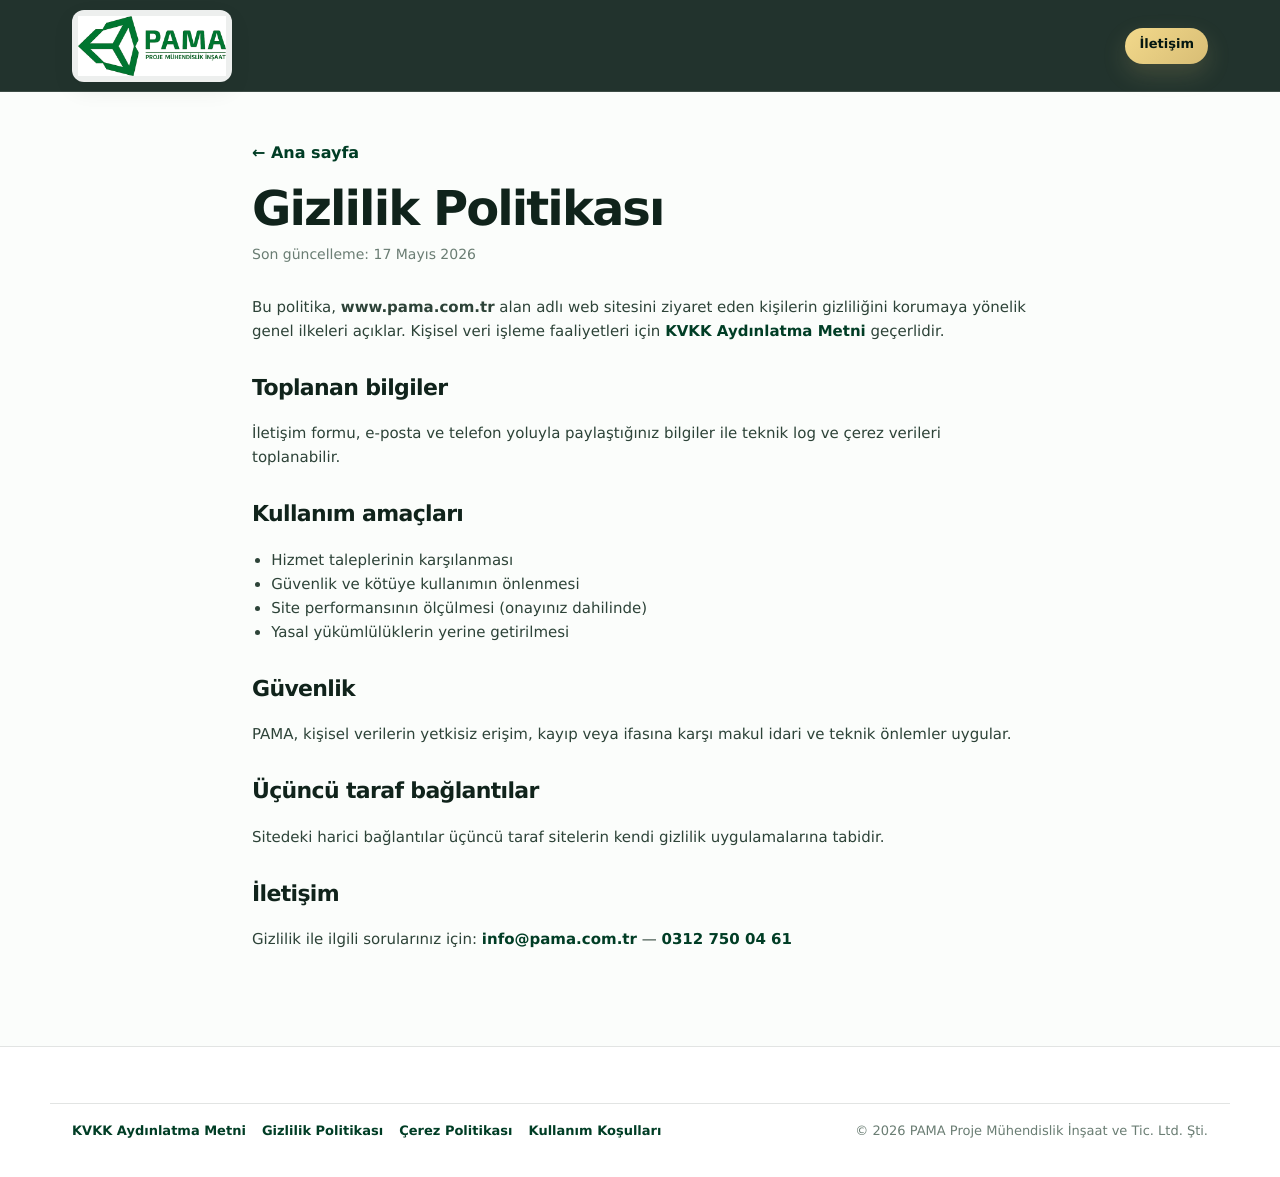
<file: gizlilik-politikasi.html>
<!doctype html>
<html lang="tr">
<head>
  <meta charset="utf-8" />
  <meta name="viewport" content="width=device-width, initial-scale=1" />
  <title>Gizlilik Politikası | PAMA Proje Mühendislik İnşaat</title>
  <meta name="description" content="PAMA Proje Mühendislik İnşaat ve Tic. Ltd. Şti. gizlilik politikası." />
  <meta name="robots" content="noindex, follow" />
  <link rel="icon" type="image/png" href="assets/images/favicon.png" />
  <link rel="stylesheet" href="assets/css/styles.css" />
</head>
<body>
  <header class="site-header is-scrolled">
    <div class="container header-inner">
      <a class="brand" href="index.html" aria-label="PAMA ana sayfa">
        <img src="assets/images/pama-logo.png" alt="PAMA Proje Mühendislik İnşaat" />
      </a>
      <a class="header-cta" href="index.html#iletisim">İletişim</a>
    </div>
  </header>

  <main class="legal-page">
    <div class="container">
      <a class="legal-back" href="index.html">← Ana sayfa</a>
      <h1>Gizlilik Politikası</h1>
      <p class="legal-updated">Son güncelleme: 17 Mayıs 2026</p>
      <div class="legal-content">
        <p>
          Bu politika, <strong>www.pama.com.tr</strong> alan adlı web sitesini ziyaret eden kişilerin
          gizliliğini korumaya yönelik genel ilkeleri açıklar. Kişisel veri işleme faaliyetleri için
          <a href="kvkk-aydinlatma.html">KVKK Aydınlatma Metni</a> geçerlidir.
        </p>

        <h2>Toplanan bilgiler</h2>
        <p>İletişim formu, e-posta ve telefon yoluyla paylaştığınız bilgiler ile teknik log ve çerez verileri toplanabilir.</p>

        <h2>Kullanım amaçları</h2>
        <ul>
          <li>Hizmet taleplerinin karşılanması</li>
          <li>Güvenlik ve kötüye kullanımın önlenmesi</li>
          <li>Site performansının ölçülmesi (onayınız dahilinde)</li>
          <li>Yasal yükümlülüklerin yerine getirilmesi</li>
        </ul>

        <h2>Güvenlik</h2>
        <p>PAMA, kişisel verilerin yetkisiz erişim, kayıp veya ifasına karşı makul idari ve teknik önlemler uygular.</p>

        <h2>Üçüncü taraf bağlantılar</h2>
        <p>Sitedeki harici bağlantılar üçüncü taraf sitelerin kendi gizlilik uygulamalarına tabidir.</p>

        <h2>İletişim</h2>
        <p>
          Gizlilik ile ilgili sorularınız için:
          <a href="mailto:info@pama.com.tr">info@pama.com.tr</a> —
          <a href="tel:+903127500461">0312 750 04 61</a>
        </p>
      </div>
    </div>
  </main>

  <footer class="site-footer">
    <div class="container footer-bottom">
      <nav class="footer-legal-links" aria-label="Yasal metinler">
        <a href="kvkk-aydinlatma.html">KVKK Aydınlatma Metni</a>
        <a href="gizlilik-politikasi.html" aria-current="page">Gizlilik Politikası</a>
        <a href="cerez-politikasi.html">Çerez Politikası</a>
        <a href="kullanim-kosullari.html">Kullanım Koşulları</a>
      </nav>
      <p class="footer-copy">© <span id="footerYear"></span> PAMA Proje Mühendislik İnşaat ve Tic. Ltd. Şti.</p>
    </div>
  </footer>

  <script src="assets/js/main.js" defer></script>
</body>
</html>
</file>
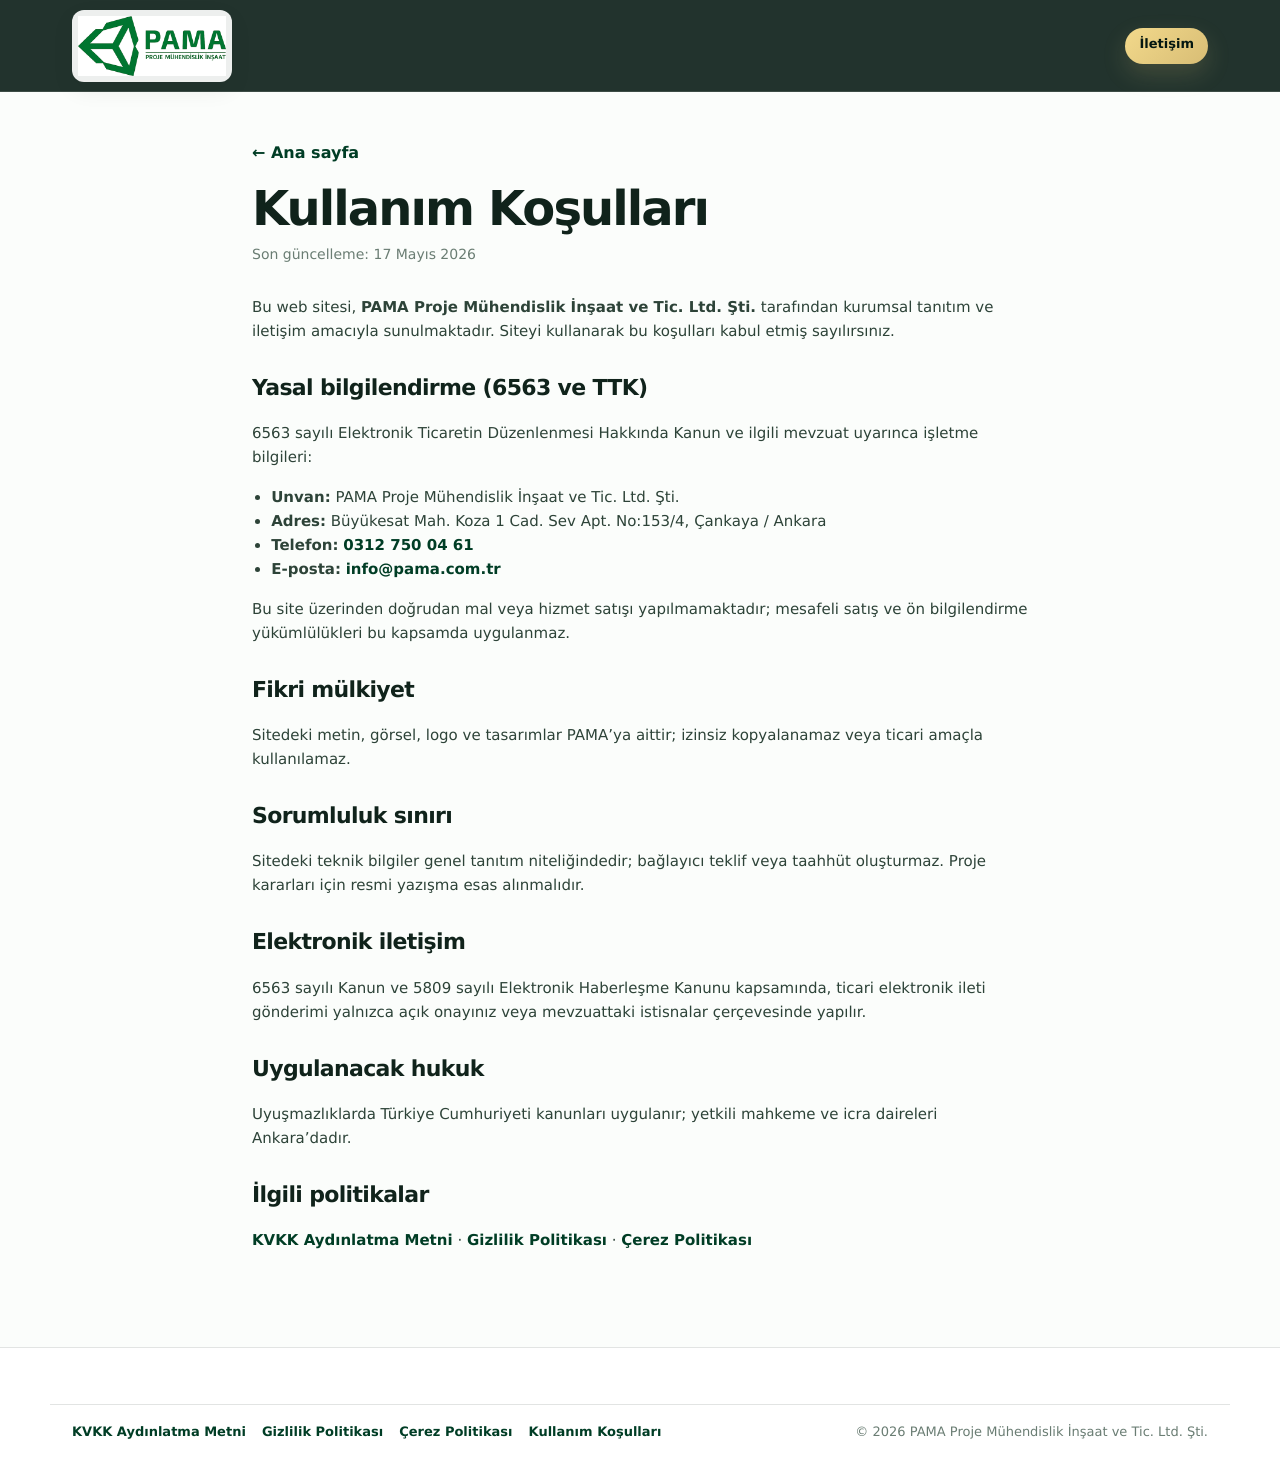
<file: kullanim-kosullari.html>
<!doctype html>
<html lang="tr">
<head>
  <meta charset="utf-8" />
  <meta name="viewport" content="width=device-width, initial-scale=1" />
  <title>Kullanım Koşulları | PAMA Proje Mühendislik İnşaat</title>
  <meta name="description" content="PAMA web sitesi kullanım koşulları ve yasal bilgilendirme." />
  <meta name="robots" content="noindex, follow" />
  <link rel="icon" type="image/png" href="assets/images/favicon.png" />
  <link rel="stylesheet" href="assets/css/styles.css" />
</head>
<body>
  <header class="site-header is-scrolled">
    <div class="container header-inner">
      <a class="brand" href="index.html" aria-label="PAMA ana sayfa">
        <img src="assets/images/pama-logo.png" alt="PAMA Proje Mühendislik İnşaat" />
      </a>
      <a class="header-cta" href="index.html#iletisim">İletişim</a>
    </div>
  </header>

  <main class="legal-page">
    <div class="container">
      <a class="legal-back" href="index.html">← Ana sayfa</a>
      <h1>Kullanım Koşulları</h1>
      <p class="legal-updated">Son güncelleme: 17 Mayıs 2026</p>
      <div class="legal-content">
        <p>
          Bu web sitesi, <strong>PAMA Proje Mühendislik İnşaat ve Tic. Ltd. Şti.</strong> tarafından
          kurumsal tanıtım ve iletişim amacıyla sunulmaktadır. Siteyi kullanarak bu koşulları kabul etmiş sayılırsınız.
        </p>

        <h2>Yasal bilgilendirme (6563 ve TTK)</h2>
        <p>6563 sayılı Elektronik Ticaretin Düzenlenmesi Hakkında Kanun ve ilgili mevzuat uyarınca işletme bilgileri:</p>
        <ul>
          <li><strong>Unvan:</strong> PAMA Proje Mühendislik İnşaat ve Tic. Ltd. Şti.</li>
          <li><strong>Adres:</strong> Büyükesat Mah. Koza 1 Cad. Sev Apt. No:153/4, Çankaya / Ankara</li>
          <li><strong>Telefon:</strong> <a href="tel:+903127500461">0312 750 04 61</a></li>
          <li><strong>E-posta:</strong> <a href="mailto:info@pama.com.tr">info@pama.com.tr</a></li>
        </ul>
        <p>Bu site üzerinden doğrudan mal veya hizmet satışı yapılmamaktadır; mesafeli satış ve ön bilgilendirme yükümlülükleri bu kapsamda uygulanmaz.</p>

        <h2>Fikri mülkiyet</h2>
        <p>Sitedeki metin, görsel, logo ve tasarımlar PAMA’ya aittir; izinsiz kopyalanamaz veya ticari amaçla kullanılamaz.</p>

        <h2>Sorumluluk sınırı</h2>
        <p>Sitedeki teknik bilgiler genel tanıtım niteliğindedir; bağlayıcı teklif veya taahhüt oluşturmaz. Proje kararları için resmi yazışma esas alınmalıdır.</p>

        <h2>Elektronik iletişim</h2>
        <p>6563 sayılı Kanun ve 5809 sayılı Elektronik Haberleşme Kanunu kapsamında, ticari elektronik ileti gönderimi yalnızca açık onayınız veya mevzuattaki istisnalar çerçevesinde yapılır.</p>

        <h2>Uygulanacak hukuk</h2>
        <p>Uyuşmazlıklarda Türkiye Cumhuriyeti kanunları uygulanır; yetkili mahkeme ve icra daireleri Ankara’dadır.</p>

        <h2>İlgili politikalar</h2>
        <p>
          <a href="kvkk-aydinlatma.html">KVKK Aydınlatma Metni</a> ·
          <a href="gizlilik-politikasi.html">Gizlilik Politikası</a> ·
          <a href="cerez-politikasi.html">Çerez Politikası</a>
        </p>
      </div>
    </div>
  </main>

  <footer class="site-footer">
    <div class="container footer-bottom">
      <nav class="footer-legal-links" aria-label="Yasal metinler">
        <a href="kvkk-aydinlatma.html">KVKK Aydınlatma Metni</a>
        <a href="gizlilik-politikasi.html">Gizlilik Politikası</a>
        <a href="cerez-politikasi.html">Çerez Politikası</a>
        <a href="kullanim-kosullari.html" aria-current="page">Kullanım Koşulları</a>
      </nav>
      <p class="footer-copy">© <span id="footerYear"></span> PAMA Proje Mühendislik İnşaat ve Tic. Ltd. Şti.</p>
    </div>
  </footer>

  <script src="assets/js/main.js" defer></script>
</body>
</html>
</file>
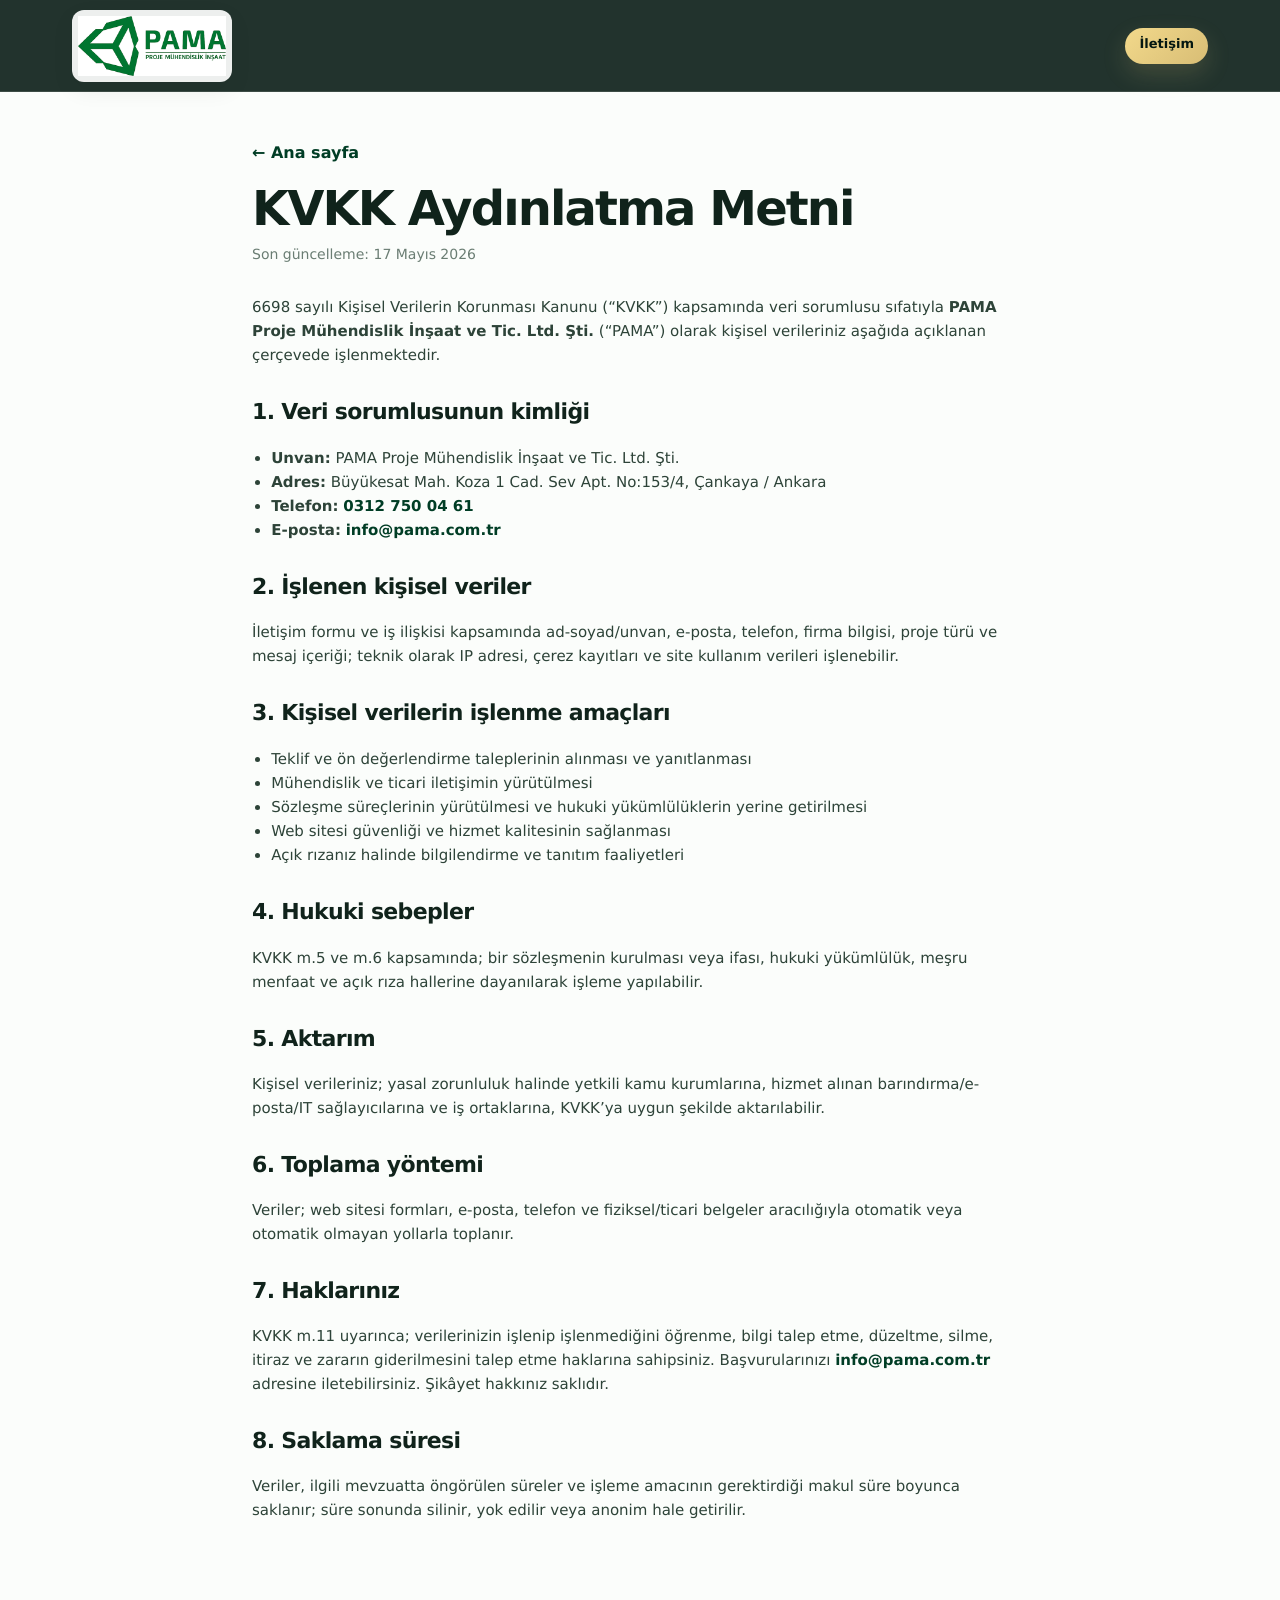
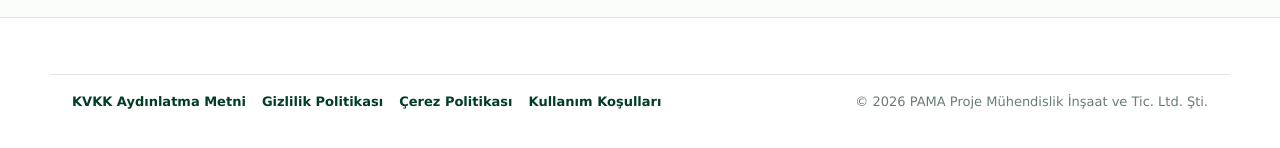
<file: kvkk-aydinlatma.html>
<!doctype html>
<html lang="tr">
<head>
  <meta charset="utf-8" />
  <meta name="viewport" content="width=device-width, initial-scale=1" />
  <title>KVKK Aydınlatma Metni | PAMA Proje Mühendislik İnşaat</title>
  <meta name="description" content="PAMA Proje Mühendislik İnşaat ve Tic. Ltd. Şti. kişisel verilerin korunması aydınlatma metni." />
  <meta name="robots" content="noindex, follow" />
  <link rel="icon" type="image/png" href="assets/images/favicon.png" />
  <link rel="stylesheet" href="assets/css/styles.css" />
</head>
<body>
  <header class="site-header is-scrolled">
    <div class="container header-inner">
      <a class="brand" href="index.html" aria-label="PAMA ana sayfa">
        <img src="assets/images/pama-logo.png" alt="PAMA Proje Mühendislik İnşaat" />
      </a>
      <a class="header-cta" href="index.html#iletisim">İletişim</a>
    </div>
  </header>

  <main class="legal-page">
    <div class="container">
      <a class="legal-back" href="index.html">← Ana sayfa</a>
      <h1>KVKK Aydınlatma Metni</h1>
      <p class="legal-updated">Son güncelleme: 17 Mayıs 2026</p>
      <div class="legal-content">
        <p>
          6698 sayılı Kişisel Verilerin Korunması Kanunu (“KVKK”) kapsamında veri sorumlusu sıfatıyla
          <strong>PAMA Proje Mühendislik İnşaat ve Tic. Ltd. Şti.</strong> (“PAMA”) olarak kişisel verileriniz
          aşağıda açıklanan çerçevede işlenmektedir.
        </p>

        <h2>1. Veri sorumlusunun kimliği</h2>
        <ul>
          <li><strong>Unvan:</strong> PAMA Proje Mühendislik İnşaat ve Tic. Ltd. Şti.</li>
          <li><strong>Adres:</strong> Büyükesat Mah. Koza 1 Cad. Sev Apt. No:153/4, Çankaya / Ankara</li>
          <li><strong>Telefon:</strong> <a href="tel:+903127500461">0312 750 04 61</a></li>
          <li><strong>E-posta:</strong> <a href="mailto:info@pama.com.tr">info@pama.com.tr</a></li>
        </ul>

        <h2>2. İşlenen kişisel veriler</h2>
        <p>İletişim formu ve iş ilişkisi kapsamında ad-soyad/unvan, e-posta, telefon, firma bilgisi, proje türü ve mesaj içeriği; teknik olarak IP adresi, çerez kayıtları ve site kullanım verileri işlenebilir.</p>

        <h2>3. Kişisel verilerin işlenme amaçları</h2>
        <ul>
          <li>Teklif ve ön değerlendirme taleplerinin alınması ve yanıtlanması</li>
          <li>Mühendislik ve ticari iletişimin yürütülmesi</li>
          <li>Sözleşme süreçlerinin yürütülmesi ve hukuki yükümlülüklerin yerine getirilmesi</li>
          <li>Web sitesi güvenliği ve hizmet kalitesinin sağlanması</li>
          <li>Açık rızanız halinde bilgilendirme ve tanıtım faaliyetleri</li>
        </ul>

        <h2>4. Hukuki sebepler</h2>
        <p>KVKK m.5 ve m.6 kapsamında; bir sözleşmenin kurulması veya ifası, hukuki yükümlülük, meşru menfaat ve açık rıza hallerine dayanılarak işleme yapılabilir.</p>

        <h2>5. Aktarım</h2>
        <p>Kişisel verileriniz; yasal zorunluluk halinde yetkili kamu kurumlarına, hizmet alınan barındırma/e-posta/IT sağlayıcılarına ve iş ortaklarına, KVKK’ya uygun şekilde aktarılabilir.</p>

        <h2>6. Toplama yöntemi</h2>
        <p>Veriler; web sitesi formları, e-posta, telefon ve fiziksel/ticari belgeler aracılığıyla otomatik veya otomatik olmayan yollarla toplanır.</p>

        <h2>7. Haklarınız</h2>
        <p>KVKK m.11 uyarınca; verilerinizin işlenip işlenmediğini öğrenme, bilgi talep etme, düzeltme, silme, itiraz ve zararın giderilmesini talep etme haklarına sahipsiniz. Başvurularınızı <a href="mailto:info@pama.com.tr">info@pama.com.tr</a> adresine iletebilirsiniz. Şikâyet hakkınız saklıdır.</p>

        <h2>8. Saklama süresi</h2>
        <p>Veriler, ilgili mevzuatta öngörülen süreler ve işleme amacının gerektirdiği makul süre boyunca saklanır; süre sonunda silinir, yok edilir veya anonim hale getirilir.</p>
      </div>
    </div>
  </main>

  <footer class="site-footer">
    <div class="container footer-bottom">
      <nav class="footer-legal-links" aria-label="Yasal metinler">
        <a href="kvkk-aydinlatma.html" aria-current="page">KVKK Aydınlatma Metni</a>
        <a href="gizlilik-politikasi.html">Gizlilik Politikası</a>
        <a href="cerez-politikasi.html">Çerez Politikası</a>
        <a href="kullanim-kosullari.html">Kullanım Koşulları</a>
      </nav>
      <p class="footer-copy">© <span id="footerYear"></span> PAMA Proje Mühendislik İnşaat ve Tic. Ltd. Şti.</p>
    </div>
  </footer>

  <script src="assets/js/main.js" defer></script>
</body>
</html>
</file>
<file: assets/css/styles.css>
:root {
  --green-950: #041711;
  --green-900: #06261a;
  --green-850: #08311f;
  --green-800: #003d25;
  --green-700: #005f37;
  --green-600: #008a4a;
  --green-500: #13a65b;
  --green-300: #69d59b;
  --mint-100: #e8fff2;
  --mint-50: #f4fbf7;
  --gold: #d8bd75;
  --gold-dark: #9c7833;
  --ink: #10231b;
  --muted: #6a7d73;
  --line: rgba(16, 35, 27, .12);
  --white: #ffffff;
  --shadow-soft: 0 24px 80px rgba(1, 29, 17, .12);
  --shadow-dark: 0 28px 90px rgba(0, 0, 0, .28);
  --radius-xl: 34px;
  --radius-lg: 24px;
  --radius-md: 18px;
  --container-max: 1180px;
  --container-pad: clamp(16px, 4.5vw, 22px);
  --brand-w: 148px;
  --brand-h: calc(var(--brand-w) * 200 / 490);
  --brand-pad: 6px;
  --brand-outer-w: calc(var(--brand-w) + var(--brand-pad) * 2);
  --brand-outer-h: calc(var(--brand-h) + var(--brand-pad) * 2);
  --nav-h: 36px;
  --cta-h: 36px;
  --header-pad-y: 10px;
  --header-h: calc(var(--brand-outer-h) + var(--header-pad-y) * 2);
}

* {
  box-sizing: border-box;
}

html {
  width: 100%;
  overflow-x: clip;
  scroll-behavior: smooth;
}

body {
  width: 100%;
  min-width: 0;
  margin: 0;
  font-family: Inter, ui-sans-serif, system-ui, -apple-system, BlinkMacSystemFont, "Segoe UI", sans-serif;
  color: var(--ink);
  background: #fbfdfb;
  line-height: 1.6;
  overflow-x: clip;
  text-rendering: geometricPrecision;
}

main {
  width: 100%;
  max-width: 100%;
  overflow-x: clip;
}

body.nav-open {
  overflow: hidden;
}

body.nav-open::before {
  content: "";
  position: fixed;
  inset: 0;
  z-index: 999;
  background: rgba(4, 23, 17, .42);
  backdrop-filter: blur(4px);
}

img,
svg,
canvas {
  display: block;
  max-width: 100%;
}

a {
  color: inherit;
  text-decoration: none;
}

button,
input,
textarea,
select {
  font: inherit;
}

::selection {
  background: rgba(19, 166, 91, .22);
}

.container {
  width: 100%;
  max-width: var(--container-max);
  margin-inline: auto;
  padding-inline: var(--container-pad);
}

.section {
  position: relative;
  padding: 118px 0;
}

.section-dark {
  color: var(--white);
  background:
    radial-gradient(circle at 12% 8%, rgba(53, 184, 117, .26), transparent 34%),
    radial-gradient(circle at 88% 22%, rgba(216, 189, 117, .16), transparent 32%),
    linear-gradient(135deg, var(--green-950), var(--green-900) 52%, #07110d 100%);
}

.section-soft {
  background:
    linear-gradient(180deg, rgba(232, 255, 242, .72), rgba(255, 255, 255, .96)),
    radial-gradient(circle at 86% 16%, rgba(19, 166, 91, .14), transparent 28%);
}

.skip-link {
  position: fixed;
  left: 16px;
  top: -60px;
  z-index: 2000;
  padding: 12px 16px;
  color: var(--white);
  background: var(--green-700);
  border-radius: 999px;
  transition: top .2s ease;
}

.skip-link:focus {
  top: 16px;
}

.preloader {
  position: fixed;
  inset: 0;
  z-index: 3000;
  display: grid;
  place-items: center;
  gap: 18px;
  color: rgba(255, 255, 255, .74);
  background: var(--green-950);
  transition: opacity .55s ease, visibility .55s ease;
}

.preloader.is-hidden {
  opacity: 0;
  visibility: hidden;
}

.preloader__mark {
  width: 92px;
  aspect-ratio: 1;
  display: grid;
  place-items: center;
  border: 1px solid rgba(255, 255, 255, .15);
  border-radius: 28px;
  background: rgba(255, 255, 255, .04);
  box-shadow: 0 0 80px rgba(19, 166, 91, .35);
  animation: preloaderPulse 1.4s ease-in-out infinite;
}

.preloader__mark img {
  width: 68px;
  filter: drop-shadow(0 0 20px rgba(19, 166, 91, .36));
}

@keyframes preloaderPulse {
  0%, 100% { transform: scale(1); }
  50% { transform: scale(1.035); }
}

.site-header {
  position: fixed;
  inset: 0 0 auto 0;
  z-index: 1002;
  width: 100%;
  height: var(--header-h);
  display: flex;
  align-items: center;
  border-bottom: 1px solid rgba(255, 255, 255, .12);
  background: rgba(4, 23, 17, .88);
  backdrop-filter: blur(18px);
  transition: background .25s ease, box-shadow .25s ease, height .25s ease;
}

.site-header.is-scrolled {
  height: calc(var(--brand-outer-h) + var(--header-pad-y) * 2 - 4px);
  background: rgba(255, 255, 255, .98);
  border-bottom-color: rgba(0, 61, 37, .12);
  box-shadow: 0 18px 60px rgba(0, 35, 20, .11);
}

.header-inner {
  display: flex;
  align-items: center;
  justify-content: space-between;
  gap: 12px;
  min-height: 0;
}

.brand {
  display: block;
  flex-shrink: 0;
  width: var(--brand-outer-w);
  padding: var(--brand-pad);
  border-radius: 12px;
  line-height: 0;
  background: rgba(255, 255, 255, .92);
  box-shadow: 0 8px 22px rgba(0, 0, 0, .07);
}

.brand img {
  width: var(--brand-w);
  height: auto;
}

.site-header.is-scrolled .brand {
  background: rgba(255, 255, 255, .72);
  box-shadow: none;
}

.primary-nav {
  display: flex;
  align-items: center;
  flex-shrink: 1;
  min-width: 0;
  gap: 2px;
  height: var(--nav-h);
  padding: 0 4px;
  border: 1px solid rgba(255, 255, 255, .14);
  border-radius: 999px;
  background: rgba(255, 255, 255, .06);
}

.primary-nav a {
  position: relative;
  display: inline-flex;
  align-items: center;
  height: calc(var(--nav-h) - 4px);
  padding: 0 11px;
  border-radius: 999px;
  color: rgba(255, 255, 255, .78);
  font-size: 13px;
  font-weight: 700;
  letter-spacing: -.01em;
  white-space: nowrap;
  transition: color .22s ease, background .22s ease;
}

.site-header.is-scrolled .primary-nav {
  background: rgba(255, 255, 255, .96);
  border-color: rgba(0, 61, 37, .14);
  box-shadow: 0 8px 28px rgba(0, 35, 20, .08);
}

.site-header.is-scrolled .primary-nav a {
  color: rgba(16, 35, 27, .84);
}

.primary-nav a:hover,
.primary-nav a.is-active {
  color: var(--white);
  background: rgba(255, 255, 255, .12);
}

.site-header.is-scrolled .primary-nav a:hover,
.site-header.is-scrolled .primary-nav a.is-active {
  color: var(--green-800);
  background: rgba(19, 166, 91, .1);
}

.header-cta {
  display: inline-flex;
  flex-shrink: 0;
  align-items: center;
  height: var(--cta-h);
  padding: 0 14px;
  color: var(--green-950);
  background: linear-gradient(135deg, #f2d98b, var(--gold));
  border-radius: 999px;
  font-size: 13px;
  font-weight: 900;
  box-shadow: 0 10px 24px rgba(216, 189, 117, .18);
  white-space: nowrap;
}

.nav-toggle {
  display: none;
  flex-shrink: 0;
  width: var(--cta-h);
  height: var(--cta-h);
  align-items: center;
  justify-content: center;
  flex-direction: column;
  gap: 4px;
  color: var(--white);
  border: 1px solid rgba(255, 255, 255, .18);
  border-radius: 12px;
  background: rgba(255, 255, 255, .08);
}

.nav-toggle span {
  width: 20px;
  height: 2px;
  background: currentColor;
  border-radius: 999px;
  transition: transform .2s ease, opacity .2s ease;
}

.nav-toggle[aria-expanded="true"] span:nth-child(1) { transform: translateY(6px) rotate(45deg); }
.nav-toggle[aria-expanded="true"] span:nth-child(2) { opacity: 0; }
.nav-toggle[aria-expanded="true"] span:nth-child(3) { transform: translateY(-6px) rotate(-45deg); }

.hero {
  position: relative;
  width: 100%;
  max-width: 100%;
  min-height: 100svh;
  padding-top: calc(var(--header-h) + 58px);
  padding-bottom: 48px;
  overflow: hidden;
}

.hero > .container {
  position: relative;
  z-index: 1;
}

.hero::before {
  content: "";
  position: absolute;
  inset: 0;
  opacity: .24;
  background-image:
    linear-gradient(rgba(255,255,255,.06) 1px, transparent 1px),
    linear-gradient(90deg, rgba(255,255,255,.06) 1px, transparent 1px);
  background-size: 58px 58px;
  mask-image: radial-gradient(circle at 50% 35%, #000, transparent 74%);
}

.hero-canvas {
  position: absolute;
  inset: 0;
  width: 100%;
  height: 100%;
  opacity: .45;
}

.hero-orbit {
  position: absolute;
  border: 1px solid rgba(105, 213, 155, .22);
  border-radius: 50%;
  pointer-events: none;
}

.hero-orbit--one {
  width: min(760px, 140vw);
  height: min(760px, 140vw);
  right: max(-42vw, -210px);
  top: 90px;
  animation: rotateSlow 24s linear infinite;
}

.hero-orbit--two {
  width: min(460px, 100vw);
  height: min(460px, 100vw);
  left: max(-38vw, -180px);
  bottom: 10px;
  animation: rotateSlow 18s linear reverse infinite;
}

@keyframes rotateSlow {
  to { transform: rotate(360deg); }
}

.hero-grid {
  display: grid;
  grid-template-columns: 1fr;
  align-items: center;
  gap: 40px;
  width: 100%;
  min-width: 0;
}

.eyebrow {
  display: inline-flex;
  align-items: center;
  gap: 10px;
  margin-bottom: 18px;
  color: var(--gold);
  font-size: 13px;
  font-weight: 900;
  letter-spacing: .17em;
  text-transform: uppercase;
}

.eyebrow::before {
  content: "";
  width: 34px;
  height: 1px;
  background: currentColor;
}

.eyebrow-dark {
  color: var(--green-700);
}

.hero h1,
.section-heading h2,
.about-copy h2,
.engineering-copy h2,
.projects-copy h2,
.contact-copy h2 {
  margin: 0;
  line-height: .96;
  letter-spacing: -.055em;
}

.hero h1 {
  max-width: 780px;
  font-size: clamp(54px, 7vw, 104px);
}

.hero p {
  max-width: 670px;
  margin: 28px 0 0;
  color: rgba(255, 255, 255, .72);
  font-size: clamp(17px, 1.45vw, 21px);
}

.hero-actions {
  display: flex;
  flex-wrap: wrap;
  gap: 14px;
  margin-top: 34px;
  width: 100%;
  min-width: 0;
}

.btn {
  position: relative;
  display: inline-flex;
  align-items: center;
  justify-content: center;
  min-height: 54px;
  padding: 15px 22px;
  border: 0;
  border-radius: 999px;
  cursor: pointer;
  font-weight: 900;
  overflow: hidden;
  transition: transform .25s ease, box-shadow .25s ease, background .25s ease;
}

.btn::after {
  content: "";
  position: absolute;
  inset: -60% auto auto -20%;
  width: 70px;
  height: 180%;
  transform: rotate(18deg) translateX(-120px);
  background: rgba(255, 255, 255, .32);
  transition: transform .55s ease;
}

.btn:hover::after {
  transform: rotate(18deg) translateX(420px);
}

.btn:hover {
  transform: translateY(-2px);
}

.btn-primary {
  color: var(--green-950);
  background: linear-gradient(135deg, #f5dd91, var(--gold));
  box-shadow: 0 22px 48px rgba(216, 189, 117, .23);
}

.btn-ghost {
  color: var(--white);
  background: rgba(255, 255, 255, .08);
  border: 1px solid rgba(255, 255, 255, .16);
}

.hero-proof {
  display: grid;
  grid-template-columns: repeat(3, minmax(0, 1fr));
  gap: 12px;
  width: 100%;
  max-width: 670px;
  margin-top: 44px;
  min-width: 0;
}

.hero-proof div {
  padding: 18px;
  border: 1px solid rgba(255, 255, 255, .12);
  border-radius: 22px;
  background: rgba(255, 255, 255, .06);
  backdrop-filter: blur(10px);
}

.hero-proof strong {
  display: block;
  color: var(--white);
  font-size: 28px;
  line-height: 1;
}

.hero-proof span {
  display: block;
  margin-top: 8px;
  color: rgba(255, 255, 255, .62);
  font-size: 13px;
}

.hero-visual {
  position: relative;
  width: 100%;
  min-width: 0;
  min-height: 0;
  perspective: 1200px;
}

.visual-shell {
  position: relative;
  height: 590px;
  padding: 20px;
  border: 1px solid rgba(255, 255, 255, .14);
  border-radius: 42px;
  background:
    linear-gradient(145deg, rgba(255, 255, 255, .14), rgba(255, 255, 255, .045)),
    radial-gradient(circle at 78% 12%, rgba(105, 213, 155, .18), transparent 36%);
  box-shadow: var(--shadow-dark);
  overflow: hidden;
  transform-style: preserve-3d;
}

.visual-shell::before {
  content: "";
  position: absolute;
  inset: 0;
  background: radial-gradient(circle at var(--mx, 50%) var(--my, 50%), rgba(255, 255, 255, .18), transparent 32%);
  opacity: .76;
  transition: opacity .25s ease;
}

.visual-head {
  position: relative;
  z-index: 1;
  display: flex;
  align-items: center;
  gap: 8px;
  color: rgba(255, 255, 255, .55);
  font-size: 12px;
  font-weight: 800;
  letter-spacing: .12em;
  text-transform: uppercase;
}

.visual-head span {
  width: 9px;
  height: 9px;
  border-radius: 50%;
  background: rgba(255, 255, 255, .28);
}

.visual-head span:first-child { background: var(--gold); }
.visual-head span:nth-child(2) { background: var(--green-300); }

.visual-head p {
  margin: 0 0 0 auto;
}

.blueprint-card {
  position: relative;
  z-index: 1;
  height: 430px;
  margin-top: 20px;
  border-radius: 30px;
  border: 1px solid rgba(105, 213, 155, .22);
  background:
    radial-gradient(circle at 50% 50%, rgba(8, 49, 31, .35), rgba(4, 23, 17, .9)),
    linear-gradient(135deg, rgba(255, 255, 255, .06), transparent);
  overflow: hidden;
}

.blueprint-card svg {
  width: 100%;
  height: 100%;
  filter: drop-shadow(0 0 22px rgba(105, 213, 155, .13));
}

.grid-lines path,
.machine-lines path,
.machine-lines circle,
.callouts path,
.callouts circle {
  fill: none;
  stroke: rgba(183, 255, 218, .62);
  stroke-width: 2;
}

.machine-lines path,
.machine-lines circle {
  stroke: rgba(255, 255, 255, .78);
  stroke-width: 3;
  stroke-dasharray: 760;
  stroke-dashoffset: 760;
  animation: drawLine 4.6s ease-in-out infinite alternate;
}

.callouts path,
.callouts circle {
  stroke: var(--gold);
  stroke-width: 2.2;
}

@keyframes drawLine {
  60%, 100% { stroke-dashoffset: 0; }
}

.scan-line {
  position: absolute;
  inset: 0;
  background: linear-gradient(180deg, transparent, rgba(105, 213, 155, .18), transparent);
  height: 160px;
  transform: translateY(-180px);
  animation: scan 4.8s ease-in-out infinite;
}

@keyframes scan {
  50%, 100% { transform: translateY(470px); }
}

.visual-metrics {
  position: relative;
  z-index: 1;
  display: grid;
  grid-template-columns: repeat(3, 1fr);
  gap: 12px;
  margin-top: 14px;
}

.visual-metrics div {
  padding: 14px;
  border: 1px solid rgba(255, 255, 255, .16);
  border-radius: 18px;
  background: rgba(4, 23, 17, .58);
  backdrop-filter: blur(10px);
}

.visual-metrics span {
  display: block;
  color: rgba(255, 255, 255, .52);
  font-size: 12px;
}

.visual-metrics strong {
  display: block;
  color: var(--white);
  margin-top: 3px;
}

.floating-photo {
  position: absolute;
  z-index: 2;
  display: block;
  overflow: hidden;
  border: 10px solid rgba(255, 255, 255, .84);
  border-radius: 26px;
  box-shadow: 0 28px 70px rgba(0, 0, 0, .28);
}

.floating-photo img {
  width: 100%;
  height: 100%;
  object-fit: cover;
}

.floating-photo--one {
  width: 220px;
  height: 172px;
  left: -38px;
  bottom: 84px;
  transform: rotate(-5deg);
}

.floating-photo--two {
  width: 230px;
  height: 158px;
  right: -36px;
  top: 72px;
  transform: rotate(6deg);
}

.brand-ribbon {
  display: flex;
  gap: 0;
  overflow: hidden;
  padding: 18px 0;
  color: var(--green-950);
  background: linear-gradient(90deg, var(--gold), #f7e5ad, var(--gold));
  border-block: 1px solid rgba(0, 61, 37, .12);
}

.ribbon-track {
  display: flex;
  flex: 0 0 auto;
  align-items: center;
  gap: 26px;
  min-width: 100%;
  animation: ribbon 34s linear infinite;
}

.ribbon-track span {
  position: relative;
  display: inline-flex;
  align-items: center;
  white-space: nowrap;
  font-weight: 950;
  letter-spacing: .02em;
}

.ribbon-track span::after {
  content: "";
  width: 8px;
  height: 8px;
  margin-left: 26px;
  border-radius: 50%;
  background: var(--green-700);
}

@keyframes ribbon {
  to { transform: translateX(-100%); }
}

.section-kicker {
  color: var(--green-700);
  font-size: 13px;
  font-weight: 950;
  letter-spacing: .2em;
  text-transform: uppercase;
}

.about-grid {
  display: grid;
  grid-template-columns: .35fr 1fr;
  gap: 44px 70px;
  align-items: start;
}

.about-copy h2,
.engineering-copy h2,
.projects-copy h2,
.contact-copy h2,
.section-heading h2 {
  font-size: clamp(42px, 5.2vw, 74px);
}

.about-copy p,
.engineering-copy p,
.projects-copy p,
.contact-copy p {
  max-width: 820px;
  margin: 26px 0 0;
  color: var(--muted);
  font-size: 19px;
}

.stat-grid {
  grid-column: 2;
  display: grid;
  grid-template-columns: repeat(3, 1fr);
  gap: 16px;
}

.stat-card {
  min-height: 172px;
  padding: 26px;
  border: 1px solid var(--line);
  border-radius: var(--radius-lg);
  background: rgba(255, 255, 255, .72);
  box-shadow: var(--shadow-soft);
}

.stat-card span {
  display: block;
  color: var(--green-700);
  font-size: 56px;
  line-height: 1;
  font-weight: 950;
  letter-spacing: -.06em;
}

.stat-card:nth-child(2) span::after {
  content: "%";
  font-size: .55em;
  margin-left: 2px;
}

.stat-card small {
  display: block;
  margin-top: 18px;
  color: var(--muted);
  font-weight: 800;
}

.section-heading {
  max-width: 920px;
  margin-bottom: 42px;
}

.service-grid {
  display: grid;
  grid-template-columns: repeat(4, minmax(0, 1fr));
  gap: 18px;
}

.service-card {
  position: relative;
  min-height: 430px;
  padding: 26px;
  border: 1px solid rgba(0, 95, 55, .12);
  border-radius: var(--radius-xl);
  background:
    radial-gradient(circle at var(--mx, 80%) var(--my, 20%), rgba(19, 166, 91, .16), transparent 32%),
    linear-gradient(180deg, rgba(255, 255, 255, .88), rgba(255, 255, 255, .64));
  box-shadow: var(--shadow-soft);
  overflow: hidden;
  transform-style: preserve-3d;
}

.service-card::after {
  content: "";
  position: absolute;
  inset: auto 22px 20px 22px;
  height: 2px;
  background: linear-gradient(90deg, var(--green-600), transparent);
  opacity: .75;
}

.service-no {
  display: inline-grid;
  place-items: center;
  width: 48px;
  height: 48px;
  color: var(--green-950);
  background: linear-gradient(135deg, var(--gold), #f5dd91);
  border-radius: 15px;
  font-weight: 950;
}

.service-card h3 {
  margin: 28px 0 14px;
  font-size: 24px;
  line-height: 1.08;
  letter-spacing: -.025em;
}

.service-card p {
  margin: 0;
  color: var(--muted);
}

.service-card ul {
  display: grid;
  gap: 10px;
  margin: 22px 0 0;
  padding: 0;
  list-style: none;
}

.service-card li {
  position: relative;
  padding-left: 22px;
  color: rgba(16, 35, 27, .78);
  font-size: 14px;
  font-weight: 700;
}

.service-card li::before {
  content: "";
  position: absolute;
  left: 0;
  top: .62em;
  width: 9px;
  height: 9px;
  border-radius: 50%;
  background: var(--green-600);
  box-shadow: 0 0 0 5px rgba(19, 166, 91, .1);
}

.engineering {
  overflow: hidden;
}

.engineering::after,
.projects::after,
.contact::after {
  content: "";
  position: absolute;
  inset: 0;
  opacity: .18;
  background-image: radial-gradient(rgba(255, 255, 255, .22) 1px, transparent 1px);
  background-size: 24px 24px;
  pointer-events: none;
}

.engineering-grid {
  position: relative;
  z-index: 1;
  display: grid;
  grid-template-columns: minmax(0, 1fr) minmax(360px, .72fr);
  align-items: center;
  gap: 70px;
}

.engineering-copy p,
.projects-copy p,
.contact-copy p {
  color: rgba(255, 255, 255, .72);
}

.engineering-checks {
  display: grid;
  grid-template-columns: repeat(2, minmax(0, 1fr));
  gap: 12px;
  margin-top: 30px;
}

.engineering-checks span {
  position: relative;
  padding: 15px 15px 15px 42px;
  border: 1px solid rgba(255, 255, 255, .12);
  border-radius: 16px;
  color: rgba(255, 255, 255, .82);
  background: rgba(255, 255, 255, .06);
  font-weight: 750;
}

.engineering-checks span::before {
  content: "✓";
  position: absolute;
  left: 15px;
  top: 15px;
  color: var(--gold);
}

.engineering-board {
  min-height: 520px;
  position: relative;
  overflow: hidden;
  border: 1px solid rgba(255, 255, 255, .13);
  border-radius: 42px;
  background:
    linear-gradient(145deg, rgba(255, 255, 255, .1), rgba(255, 255, 255, .035)),
    radial-gradient(circle at 30% 20%, rgba(105, 213, 155, .22), transparent 36%);
  box-shadow: var(--shadow-dark);
}

.board-grid {
  position: absolute;
  inset: 26px;
  border-radius: 34px;
  background-image:
    linear-gradient(rgba(255,255,255,.06) 1px, transparent 1px),
    linear-gradient(90deg, rgba(255,255,255,.06) 1px, transparent 1px);
  background-size: 34px 34px;
  border: 1px solid rgba(255, 255, 255, .09);
}

.board-node {
  position: absolute;
  width: 20px;
  height: 20px;
  border-radius: 50%;
  background: var(--gold);
  box-shadow: 0 0 0 12px rgba(216, 189, 117, .08), 0 0 42px rgba(216, 189, 117, .4);
}

.node-a { left: 18%; top: 22%; }
.node-b { right: 18%; top: 40%; background: var(--green-300); }
.node-c { left: 44%; bottom: 22%; }

.board-line {
  position: absolute;
  height: 2px;
  background: linear-gradient(90deg, transparent, rgba(255, 255, 255, .45), transparent);
  transform-origin: left center;
}

.line-a { left: 24%; top: 25%; width: 49%; transform: rotate(18deg); }
.line-b { left: 47%; top: 64%; width: 36%; transform: rotate(-32deg); }
.line-c { left: 22%; top: 27%; width: 34%; transform: rotate(62deg); }

.board-content {
  position: absolute;
  inset: auto 30px 30px;
  padding: 28px;
  border: 1px solid rgba(255, 255, 255, .13);
  border-radius: 28px;
  background: rgba(4, 23, 17, .58);
  backdrop-filter: blur(18px);
}

.board-content small {
  color: var(--gold);
  font-weight: 900;
  letter-spacing: .16em;
  text-transform: uppercase;
}

.board-content h3 {
  margin: 12px 0 10px;
  font-size: 34px;
  line-height: 1;
  letter-spacing: -.04em;
}

.board-content p {
  margin: 0;
  color: rgba(255, 255, 255, .68);
}

.capability-grid {
  display: grid;
  grid-template-columns: repeat(3, minmax(0, 1fr));
  gap: 18px;
}

.capability-card {
  overflow: hidden;
  border: 1px solid var(--line);
  border-radius: var(--radius-xl);
  background: var(--white);
  box-shadow: 0 18px 54px rgba(1, 29, 17, .08);
  transition: opacity .25s ease, transform .25s ease, filter .25s ease;
}

.capability-card picture {
  display: block;
  height: 230px;
  background: linear-gradient(135deg, rgba(19, 166, 91, .08), rgba(216, 189, 117, .08));
}

.capability-card img {
  width: 100%;
  height: 100%;
  object-fit: cover;
  object-position: center bottom;
  transition: transform .55s ease;
}

.capability-card:hover img {
  transform: scale(1.055);
}

.capability-card div {
  padding: 24px;
}

.capability-card h3 {
  margin: 0 0 10px;
  font-size: 22px;
  line-height: 1.08;
  letter-spacing: -.025em;
}

.capability-card p {
  margin: 0;
  color: var(--muted);
}

.process-line {
  display: grid;
  grid-template-columns: repeat(5, minmax(0, 1fr));
  gap: 14px;
}

.process-step {
  position: relative;
  min-height: 255px;
  padding: 24px;
  border: 1px solid rgba(0, 95, 55, .12);
  border-radius: var(--radius-lg);
  background: rgba(255, 255, 255, .78);
  box-shadow: 0 16px 48px rgba(1, 29, 17, .07);
}

.process-step::before {
  content: "";
  position: absolute;
  left: 24px;
  right: 24px;
  top: 74px;
  height: 1px;
  background: linear-gradient(90deg, var(--green-600), transparent);
}

.process-step span {
  display: inline-flex;
  color: var(--green-700);
  font-weight: 950;
  letter-spacing: -.03em;
}

.process-step h3 {
  margin: 42px 0 10px;
  font-size: 21px;
  line-height: 1.1;
}

.process-step p {
  margin: 0;
  color: var(--muted);
  font-size: 14px;
}

.projects {
  overflow: hidden;
}

.projects-grid {
  position: relative;
  z-index: 1;
  display: grid;
  grid-template-columns: .82fr 1.18fr;
  gap: 48px;
  align-items: center;
}

.projects-copy .btn {
  margin-top: 28px;
}

.project-table-wrap {
  width: 100%;
  max-width: 100%;
  min-width: 0;
  overflow-x: auto;
  -webkit-overflow-scrolling: touch;
  border: 1px solid rgba(255, 255, 255, .14);
  border-radius: 32px;
  background: rgba(255, 255, 255, .08);
  box-shadow: var(--shadow-dark);
  backdrop-filter: blur(16px);
}

.project-table {
  width: 100%;
  border-collapse: collapse;
}

.project-table caption {
  padding: 20px 22px;
  color: var(--gold);
  text-align: left;
  font-weight: 950;
  letter-spacing: .08em;
  text-transform: uppercase;
}

.project-table th,
.project-table td {
  padding: 18px 20px;
  border-top: 1px solid rgba(255, 255, 255, .11);
  text-align: left;
}

.project-table th {
  color: rgba(255, 255, 255, .62);
  font-size: 12px;
  letter-spacing: .12em;
  text-transform: uppercase;
}

.project-table td {
  color: rgba(255, 255, 255, .82);
  font-size: 14px;
}

.project-table tr:hover td {
  background: rgba(255, 255, 255, .055);
}

.equipment-grid {
  display: grid;
  gap: 22px;
}

.equipment-panel {
  display: grid;
  grid-template-columns: minmax(0, 1fr) minmax(320px, .72fr);
  gap: 18px;
  padding: 18px;
  border: 1px solid var(--line);
  border-radius: 40px;
  background:
    linear-gradient(135deg, rgba(255, 255, 255, .9), rgba(255, 255, 255, .7)),
    radial-gradient(circle at 90% 10%, rgba(216, 189, 117, .25), transparent 36%);
  box-shadow: var(--shadow-soft);
}

.equipment-list {
  display: grid;
  grid-template-columns: repeat(2, minmax(0, 1fr));
  gap: 12px;
}

.equipment-list div {
  padding: 20px;
  border: 1px solid rgba(0, 95, 55, .1);
  border-radius: 24px;
  background: rgba(255, 255, 255, .72);
}

.equipment-list strong,
.equipment-list span {
  display: block;
}

.equipment-list strong {
  color: var(--green-900);
  line-height: 1.15;
}

.equipment-list span {
  margin-top: 8px;
  color: var(--muted);
  font-size: 14px;
}

.equipment-image {
  overflow: hidden;
  min-height: 390px;
  border-radius: 30px;
  background: var(--mint-50);
}

.equipment-image img {
  width: 100%;
  height: 100%;
  object-fit: cover;
  object-position: center;
}

.quality-grid {
  display: grid;
  grid-template-columns: repeat(3, minmax(0, 1fr));
  gap: 18px;
}

.quality-card {
  min-height: 250px;
  padding: 30px;
  border: 1px solid rgba(0, 95, 55, .12);
  border-radius: var(--radius-xl);
  background: rgba(255, 255, 255, .76);
  box-shadow: 0 18px 54px rgba(1, 29, 17, .08);
}

.quality-card span {
  display: inline-flex;
  color: var(--gold-dark);
  font-weight: 950;
}

.quality-card h3 {
  margin: 38px 0 12px;
  font-size: 26px;
  line-height: 1;
  letter-spacing: -.03em;
}

.quality-card p {
  margin: 0;
  color: var(--muted);
}

.contact {
  overflow: hidden;
}

.contact-grid {
  position: relative;
  z-index: 1;
  display: grid;
  grid-template-columns: minmax(0, .94fr) minmax(360px, .78fr);
  gap: 54px;
  align-items: start;
}

.contact-cards {
  display: grid;
  gap: 12px;
  margin-top: 32px;
}

.contact-cards a,
.contact-cards div {
  display: block;
  padding: 18px 20px;
  border: 1px solid rgba(255, 255, 255, .12);
  border-radius: 20px;
  background: rgba(255, 255, 255, .06);
}

.contact-cards small,
.contact-cards strong {
  display: block;
}

.contact-cards small {
  color: rgba(255, 255, 255, .52);
  font-weight: 800;
}

.contact-cards strong {
  margin-top: 4px;
  color: var(--white);
  font-size: 19px;
}

.contact-form {
  display: grid;
  gap: 16px;
  padding: 28px;
  border: 1px solid rgba(255, 255, 255, .14);
  border-radius: 34px;
  background: rgba(255, 255, 255, .08);
  box-shadow: var(--shadow-dark);
  backdrop-filter: blur(18px);
}

.contact-form label {
  display: grid;
  gap: 8px;
  color: rgba(255, 255, 255, .74);
  font-size: 13px;
  font-weight: 900;
}

.contact-form input,
.contact-form textarea,
.contact-form select {
  width: 100%;
  padding: 15px 16px;
  color: var(--white);
  border: 1px solid rgba(255, 255, 255, .13);
  border-radius: 16px;
  background: rgba(255, 255, 255, .08);
  outline: none;
  transition: border-color .2s ease, box-shadow .2s ease, background .2s ease;
}

.contact-form select option {
  color: var(--ink);
}

.contact-form input::placeholder,
.contact-form textarea::placeholder {
  color: rgba(255, 255, 255, .36);
}

.contact-form input:focus,
.contact-form textarea:focus,
.contact-form select:focus {
  border-color: rgba(216, 189, 117, .65);
  box-shadow: 0 0 0 4px rgba(216, 189, 117, .12);
  background: rgba(255, 255, 255, .1);
}

.form-note {
  min-height: 22px;
  margin: 0;
  color: var(--gold);
  font-weight: 800;
}

.site-footer {
  padding: 34px 0;
  border-top: 1px solid var(--line);
  background: #ffffff;
}

.footer-grid {
  display: grid;
  grid-template-columns: 240px minmax(0, 1fr) auto;
  gap: 28px;
  align-items: center;
}

.footer-brand img {
  width: 220px;
}

.site-footer p {
  margin: 0;
  color: var(--muted);
}

.footer-links {
  display: flex;
  gap: 14px;
  flex-wrap: wrap;
}

.footer-links a {
  color: var(--green-800);
  font-weight: 850;
}

.footer-legal {
  margin-top: 28px;
  padding-top: 28px;
  border-top: 1px solid var(--line);
}

.footer-legal__title {
  margin: 0 0 14px;
  color: var(--green-800);
  font-size: 14px;
  font-weight: 900;
  letter-spacing: .04em;
  text-transform: uppercase;
}

.footer-legal__list {
  display: grid;
  grid-template-columns: repeat(2, minmax(0, 1fr));
  gap: 10px 24px;
  margin: 0;
}

.footer-legal__list div {
  display: grid;
  gap: 2px;
}

.footer-legal__list dt {
  margin: 0;
  color: var(--muted);
  font-size: 12px;
  font-weight: 800;
  text-transform: uppercase;
  letter-spacing: .08em;
}

.footer-legal__list dd {
  margin: 0;
  color: var(--ink);
  font-size: 14px;
  font-weight: 650;
}

.footer-legal__list a {
  color: var(--green-800);
  font-weight: 800;
}

.footer-bottom {
  display: flex;
  flex-wrap: wrap;
  align-items: center;
  justify-content: space-between;
  gap: 14px 20px;
  margin-top: 22px;
  padding-top: 18px;
  border-top: 1px solid var(--line);
}

.footer-legal-links {
  display: flex;
  flex-wrap: wrap;
  gap: 10px 16px;
}

.footer-legal-links a {
  color: var(--green-800);
  font-size: 13px;
  font-weight: 800;
}

.footer-copy {
  margin: 0;
  color: var(--muted);
  font-size: 13px;
}

.form-consent {
  display: grid;
  grid-template-columns: auto 1fr;
  gap: 10px;
  align-items: start;
  margin-top: 4px;
  color: rgba(255, 255, 255, .68);
  font-size: 13px;
  line-height: 1.5;
}

.form-consent input {
  margin-top: 3px;
  accent-color: var(--gold);
}

.form-consent a {
  color: var(--gold);
  font-weight: 800;
}

.cookie-banner {
  position: fixed;
  left: 16px;
  right: 16px;
  bottom: 16px;
  z-index: 2500;
  display: none;
  max-width: 720px;
  margin-inline: auto;
}

.cookie-banner.is-visible {
  display: block;
}

.cookie-banner__inner {
  display: flex;
  flex-wrap: wrap;
  align-items: center;
  justify-content: space-between;
  gap: 14px 18px;
  padding: 16px 18px;
  border: 1px solid rgba(0, 61, 37, .12);
  border-radius: 20px;
  background: rgba(255, 255, 255, .96);
  box-shadow: var(--shadow-soft);
}

.cookie-banner__inner p {
  margin: 0;
  flex: 1 1 260px;
  color: var(--ink);
  font-size: 14px;
}

.cookie-banner__inner a {
  color: var(--green-800);
  font-weight: 800;
}

.cookie-banner__actions {
  display: flex;
  flex-wrap: wrap;
  gap: 8px;
}

.legal-page {
  padding: calc(var(--header-h) + 48px) 0 80px;
}

.legal-page .container {
  max-width: 820px;
}

.legal-page h1 {
  margin: 0 0 10px;
  font-size: clamp(34px, 5vw, 48px);
  letter-spacing: -.04em;
  line-height: 1.05;
}

.legal-page .legal-updated {
  margin: 0 0 28px;
  color: var(--muted);
  font-size: 14px;
}

.legal-content h2 {
  margin: 28px 0 10px;
  font-size: 22px;
  letter-spacing: -.03em;
}

.legal-content p,
.legal-content li {
  color: #2d4338;
  font-size: 15px;
}

.legal-content ul {
  padding-left: 1.2rem;
}

.legal-content a {
  color: var(--green-800);
  font-weight: 800;
}

.legal-back {
  display: inline-flex;
  margin-bottom: 18px;
  color: var(--green-800);
  font-weight: 850;
}

.back-to-top {
  position: fixed;
  right: 20px;
  bottom: 20px;
  z-index: 900;
  width: 48px;
  height: 48px;
  color: var(--green-950);
  border: 0;
  border-radius: 50%;
  background: var(--gold);
  box-shadow: 0 18px 44px rgba(0, 0, 0, .16);
  cursor: pointer;
  opacity: 0;
  visibility: hidden;
  transform: translateY(12px);
  transition: opacity .25s ease, visibility .25s ease, transform .25s ease;
}

.back-to-top.is-visible {
  opacity: 1;
  visibility: visible;
  transform: translateY(0);
}

.reveal {
  opacity: 0;
  transform: translateY(28px);
  transition: opacity .75s ease, transform .75s ease;
}

.reveal.is-visible {
  opacity: 1;
  transform: translateY(0);
}

.reveal-delay-1 { transition-delay: .12s; }
.reveal-delay-2 { transition-delay: .2s; }
.reveal-delay-3 { transition-delay: .28s; }
.reveal-delay-4 { transition-delay: .36s; }

@media (min-width: 1121px) {
  .hero-grid {
    grid-template-columns: minmax(0, 1fr) minmax(420px, .86fr);
    gap: 68px;
  }

  .hero-visual {
    min-height: 620px;
  }
}

@media (max-width: 1120px) {
  .service-grid,
  .capability-grid {
    grid-template-columns: repeat(2, minmax(0, 1fr));
  }

  .process-line {
    grid-template-columns: repeat(3, minmax(0, 1fr));
  }

  .engineering-grid,
  .projects-grid,
  .contact-grid,
  .equipment-panel {
    grid-template-columns: 1fr;
  }

  .hero-visual {
    max-width: 680px;
    margin: 28px auto 0;
    display: grid;
    grid-template-columns: repeat(2, minmax(0, 1fr));
    gap: 14px;
  }

  .visual-shell {
    grid-column: 1 / -1;
    height: auto;
    min-height: 500px;
  }

  .blueprint-card {
    height: min(380px, 52vw);
    min-height: 280px;
  }

  .floating-photo {
    position: static;
    width: 100%;
    height: auto;
    transform: none;
    border-width: 6px;
    border-radius: 20px;
  }

  .floating-photo img {
    aspect-ratio: 4 / 3;
    min-height: 120px;
  }
}

@media (max-width: 1080px) {
  .primary-nav a {
    padding: 0 9px;
    font-size: 12.5px;
  }
}

@media (max-width: 1024px) {
  .nav-toggle {
    display: inline-flex;
    margin-left: auto;
  }

  .header-inner {
    gap: 8px;
  }

  .site-header.is-scrolled .nav-toggle {
    color: var(--green-950);
    border-color: rgba(0, 61, 37, .12);
    background: rgba(0, 95, 55, .05);
  }

  .primary-nav {
    position: fixed;
    left: 16px;
    right: 16px;
    top: var(--header-h);
    z-index: 1001;
    height: auto;
    display: grid;
    gap: 6px;
    padding: 14px;
    border-radius: 20px;
    background: rgba(4, 23, 17, .97);
    box-shadow: 0 28px 80px rgba(0, 0, 0, .32);
    transform: translateY(-16px);
    opacity: 0;
    visibility: hidden;
    transition: opacity .2s ease, visibility .2s ease, transform .2s ease;
  }

  .primary-nav.is-open {
    opacity: 1;
    visibility: visible;
    transform: translateY(0);
  }

  .primary-nav a,
  .site-header.is-scrolled .primary-nav a {
    height: auto;
    padding: 12px 14px;
    color: rgba(255, 255, 255, .9);
    border-radius: 12px;
  }

  .site-header.is-scrolled .primary-nav.is-open {
    background: #fff;
    border-color: rgba(0, 61, 37, .12);
    box-shadow: 0 24px 70px rgba(0, 35, 20, .16);
  }

  .site-header.is-scrolled .primary-nav.is-open a {
    color: rgba(16, 35, 27, .88);
  }

  .site-header.is-scrolled .primary-nav.is-open a:hover,
  .site-header.is-scrolled .primary-nav.is-open a.is-active {
    color: var(--green-800);
    background: rgba(19, 166, 91, .1);
  }

  .primary-nav a:hover,
  .primary-nav a.is-active {
    color: var(--white);
    background: rgba(255, 255, 255, .1);
  }

  .site-header:not(.is-scrolled) .primary-nav.is-open a:hover,
  .site-header:not(.is-scrolled) .primary-nav.is-open a.is-active {
    color: var(--white);
    background: rgba(255, 255, 255, .1);
  }

  .header-cta {
    display: inline-flex;
    height: var(--cta-h);
    padding: 0 12px;
    font-size: 12px;
  }
}

@media (max-width: 920px) {
  :root {
    --brand-w: 124px;
    --brand-pad: 5px;
    --nav-h: 34px;
    --cta-h: 34px;
    --header-pad-y: 8px;
  }

  .about-grid,
  .stat-grid {
    grid-template-columns: 1fr;
  }

  .stat-grid {
    grid-column: auto;
  }

  .quality-grid,
  .equipment-list {
    grid-template-columns: 1fr;
  }

  .footer-grid {
    grid-template-columns: 1fr;
  }

  .footer-legal__list {
    grid-template-columns: 1fr;
  }

  .footer-bottom {
    flex-direction: column;
    align-items: flex-start;
  }
}

@media (max-width: 720px) {
  :root {
    --brand-w: 108px;
    --brand-pad: 4px;
    --cta-h: 32px;
    --header-pad-y: 7px;
    --container-pad: 15px;
  }

  .section {
    padding: 82px 0;
  }

  .hero {
    padding-top: calc(var(--header-h) + 34px);
  }

  .brand {
    width: var(--brand-outer-w);
    border-radius: 10px;
  }

  .header-cta {
    padding: 0 10px;
    font-size: 11.5px;
  }

  .hero h1 {
    font-size: clamp(36px, 11vw, 68px);
    overflow-wrap: anywhere;
  }

  .hero-copy,
  .hero-actions {
    min-width: 0;
    width: 100%;
  }

  .hero-actions .btn {
    flex: 1 1 auto;
    min-width: 0;
  }

  .hero-orbit--two {
    display: none;
  }

  .hero-orbit--one {
    width: min(360px, 95vw);
    height: min(360px, 95vw);
    right: -28%;
    top: auto;
    bottom: -8%;
    opacity: .45;
  }

  .hero-proof,
  .engineering-checks,
  .service-grid,
  .capability-grid,
  .process-line {
    grid-template-columns: 1fr;
  }

  .hero-visual {
    margin-top: 20px;
    gap: 12px;
  }

  .visual-shell {
    min-height: 0;
    padding: 16px;
    border-radius: 28px;
  }

  .visual-head {
    flex-wrap: wrap;
    row-gap: 6px;
  }

  .visual-head p {
    margin-left: 0;
    width: 100%;
    font-size: 10px;
    letter-spacing: .08em;
  }

  .blueprint-card {
    height: min(260px, 58vw);
    min-height: 220px;
    margin-top: 14px;
    border-radius: 22px;
  }

  .visual-metrics {
    grid-template-columns: 1fr;
    gap: 8px;
    margin-top: 10px;
  }

  .visual-metrics div {
    display: flex;
    align-items: center;
    justify-content: space-between;
    gap: 12px;
    padding: 12px 14px;
  }

  .visual-metrics strong {
    margin-top: 0;
  }

  .floating-photo {
    border-width: 5px;
    border-radius: 18px;
  }

  .floating-photo img {
    min-height: 96px;
  }

  .about-copy h2,
  .engineering-copy h2,
  .projects-copy h2,
  .contact-copy h2,
  .section-heading h2 {
    font-size: clamp(36px, 10vw, 52px);
  }

  .project-table {
    min-width: 640px;
  }

  .contact-form {
    padding: 20px;
  }
}

@media (max-width: 480px) {
  .hero-visual {
    grid-template-columns: 1fr;
  }

  .floating-photo--two {
    display: none;
  }

  .blueprint-card {
    height: min(220px, 54vw);
    min-height: 180px;
  }

  .visual-shell {
    padding: 14px;
    border-radius: 24px;
  }
}

@media (prefers-reduced-motion: reduce) {
  *, *::before, *::after {
    animation-duration: .01ms !important;
    animation-iteration-count: 1 !important;
    scroll-behavior: auto !important;
    transition-duration: .01ms !important;
  }
}
</file>
